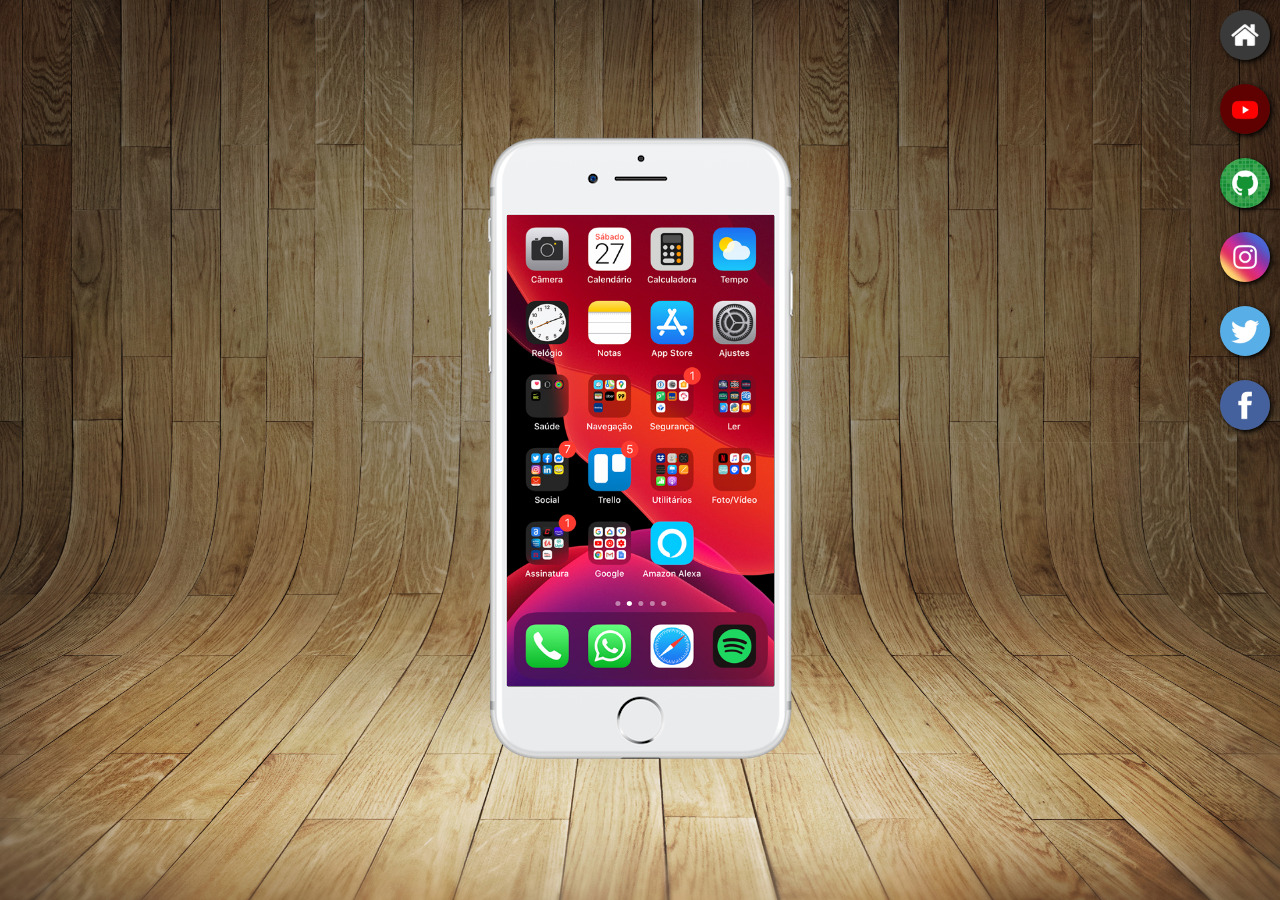
<file: index.html>
<!DOCTYPE html>
<html lang="pt-br">
<head>
    <meta charset="UTF-8">
    <meta name="viewport" content="width=device-width, initial-scale=1.0">
    <link rel="stylesheet" href="favicon.ico" type="image/x-icon">
    <link rel="stylesheet" href="estilos/style.css">
    <title>Projeto Redes Sociais</title>
</head>
<body>
    <main>
        <section class="telefone">
            <iframe src="./home.html" name="tela" class="tela" frameborder="0">
                Seu navegador não é compativel com isso.
            </iframe>
        </section>
        <section class="redes-sociais">
            <a href="home.html" target="tela">
                <img src="imagens/logo-home.jpg" alt="home">
            </a><br>
            <a href="youtube.html" target="tela">
                <img src="imagens/logo-youtube.jpg" alt="youtube">
            </a><br>
            <a href="github.html" target="tela">
                <img src="imagens/logo-github.jpg" alt="github">
            </a><br>
            <a href="instagram.html" target="tela">
                <img src="imagens/logo-instagram.jpg" alt="instagram">
            </a><br>
            <a href="twitter.html" target="tela">
                <img src="imagens/logo-twitter.jpg" alt="twitter">
            </a><br>
            <a href="facebook.html" target="tela">
                <img src="imagens/logo-facebook.jpg" alt="facebook">
            </a><br>
        </section>
    </main>
</body>
</html>
</file>
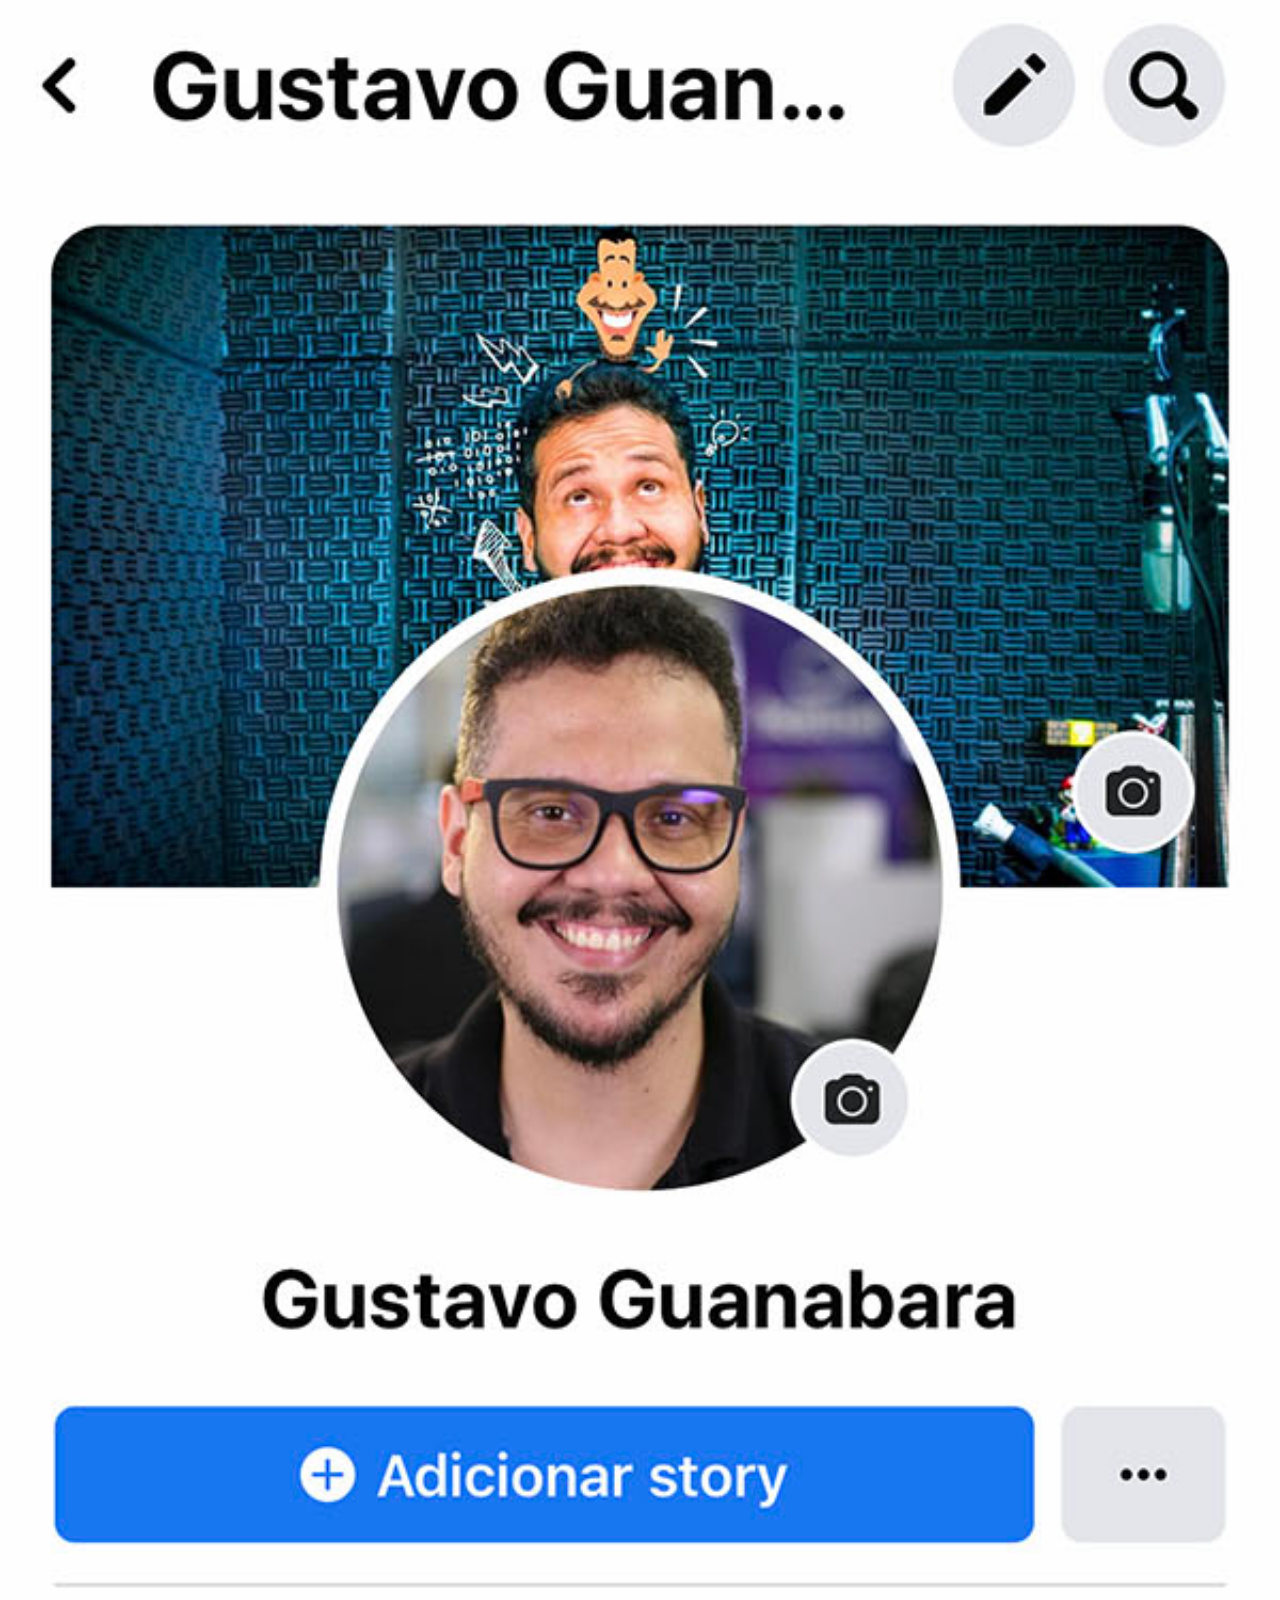
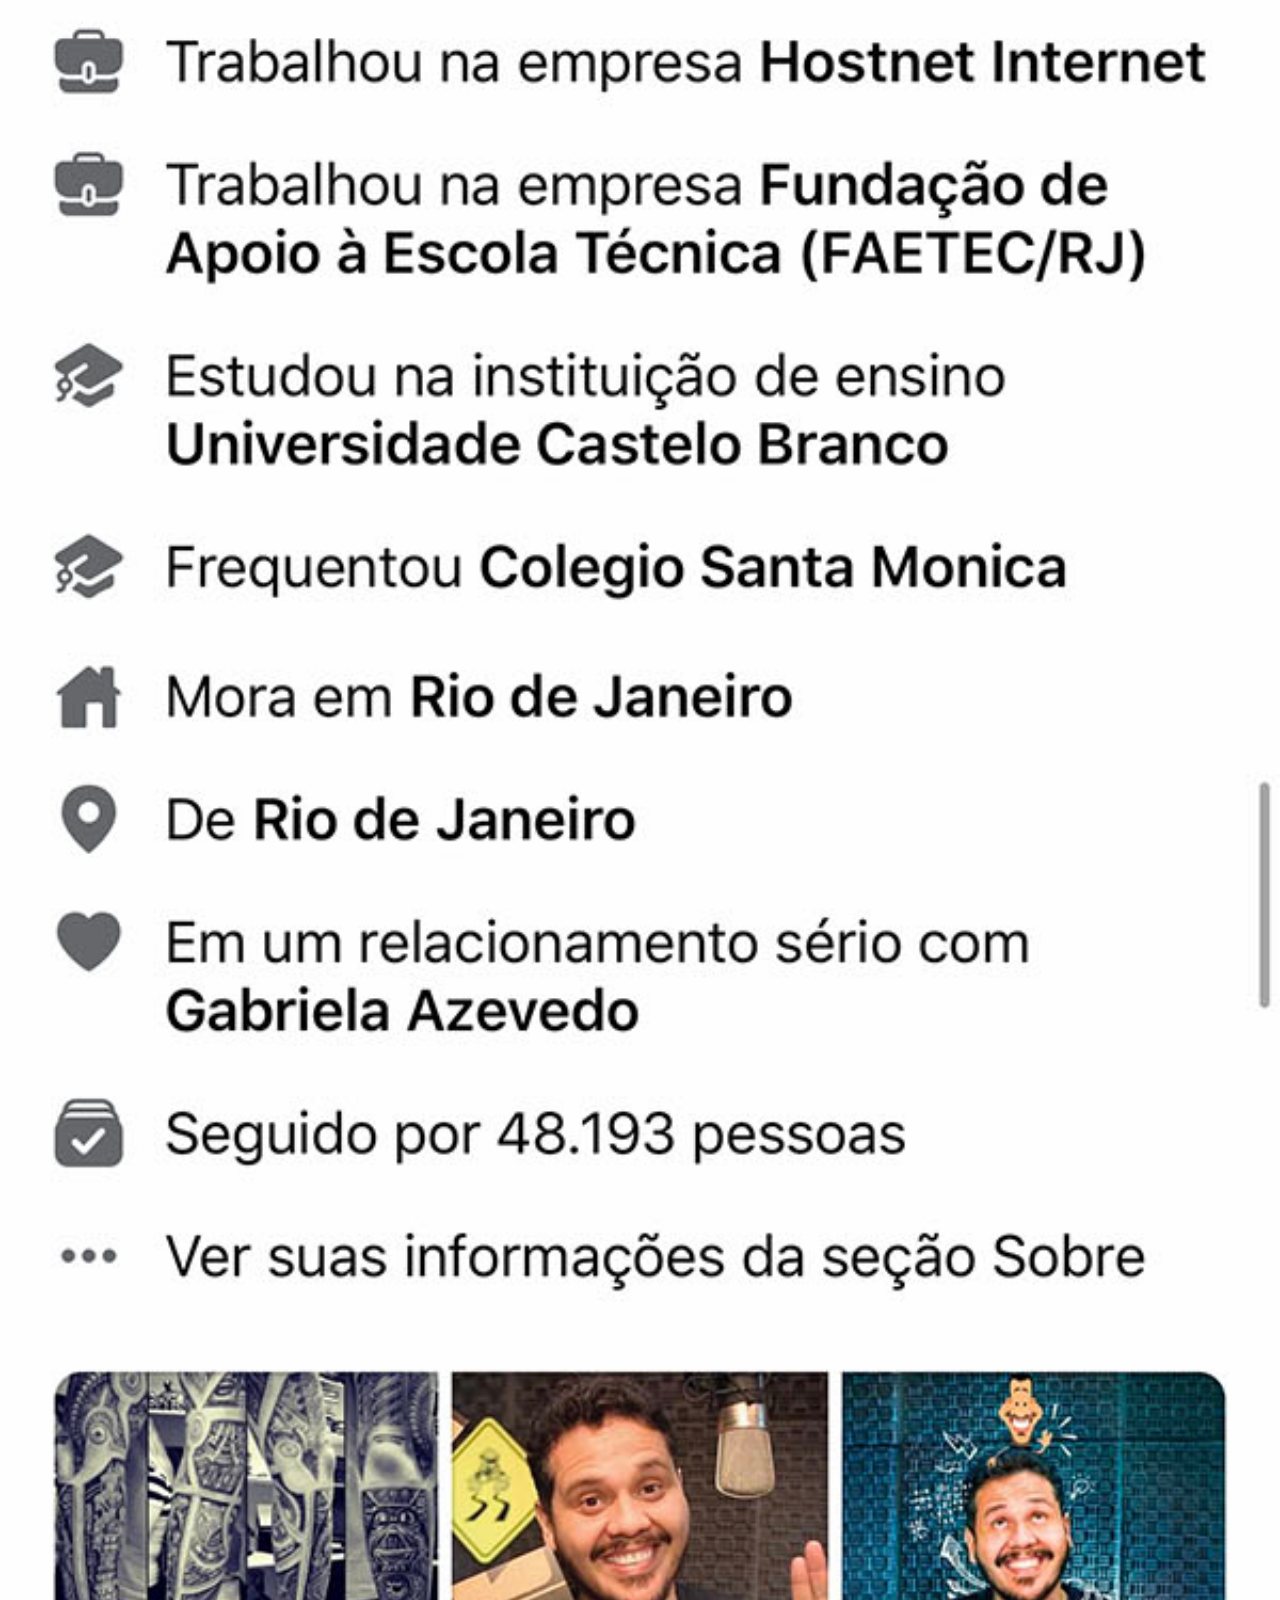
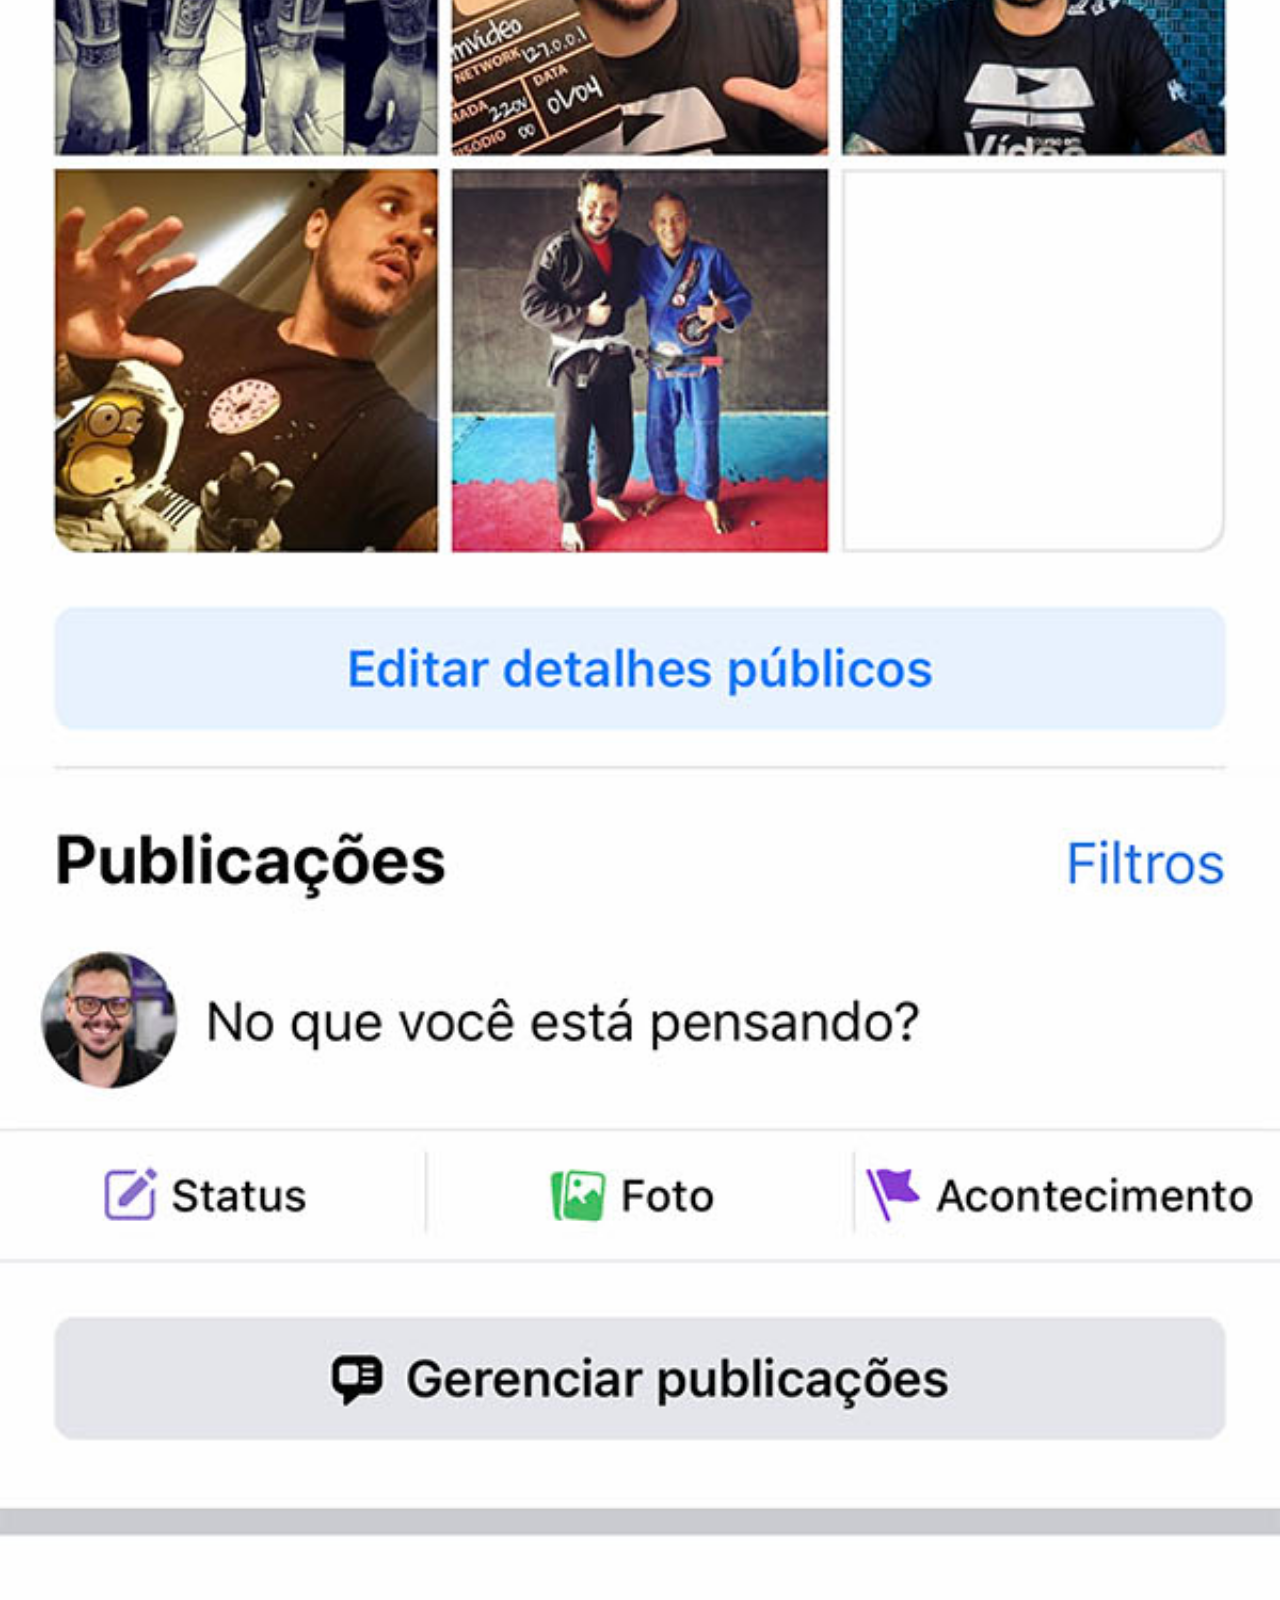
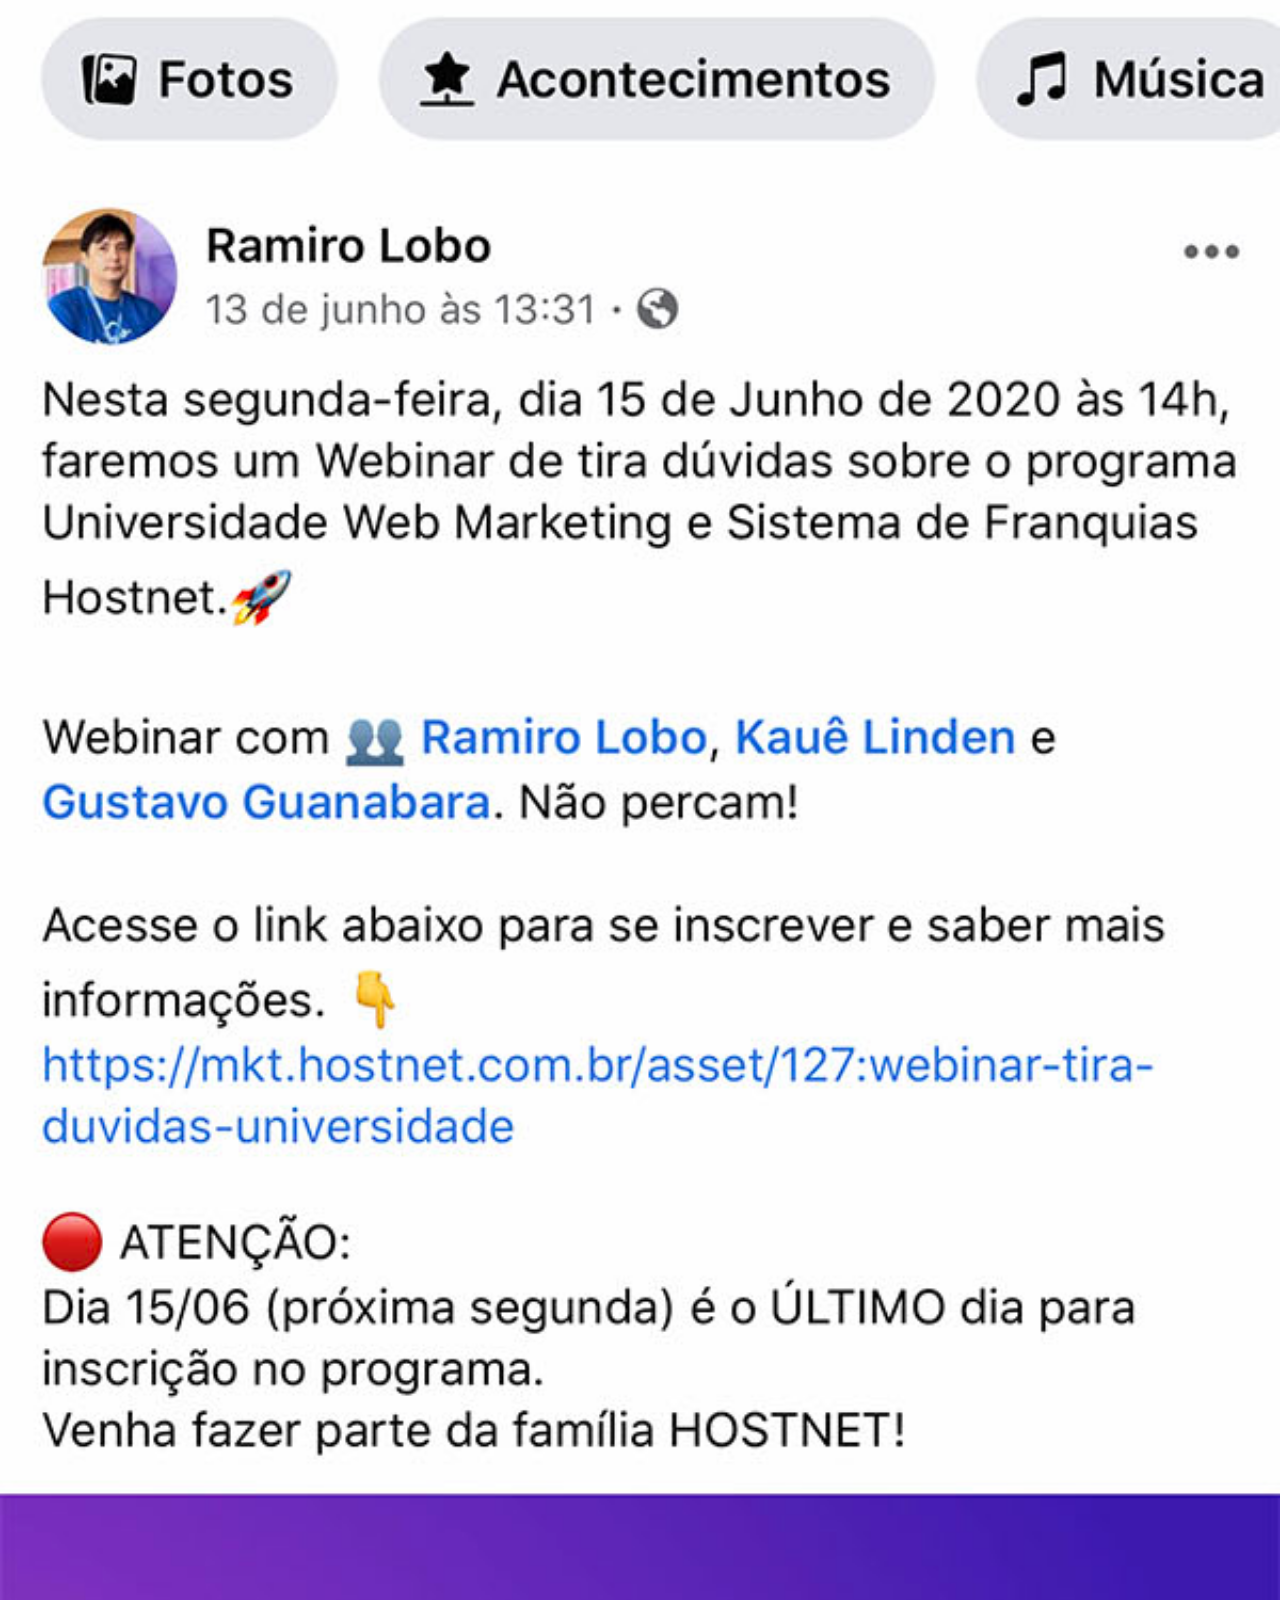
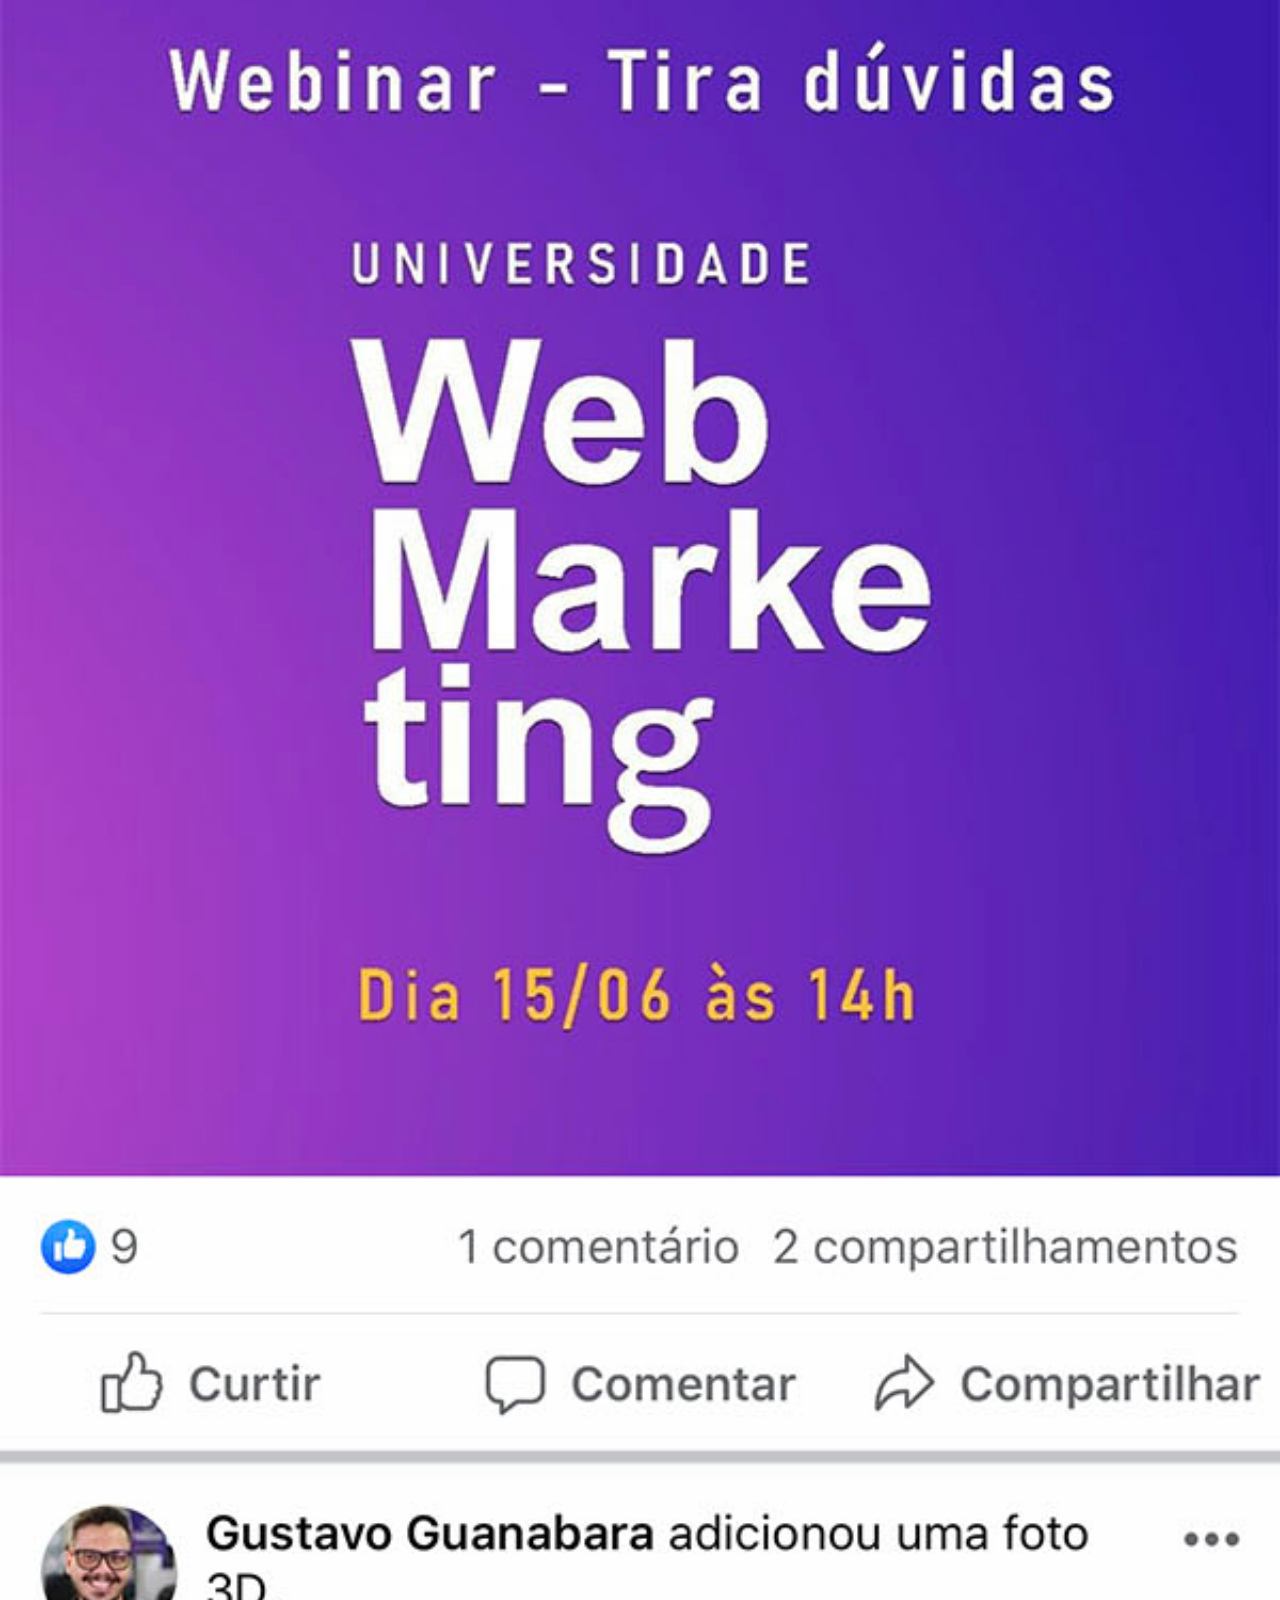
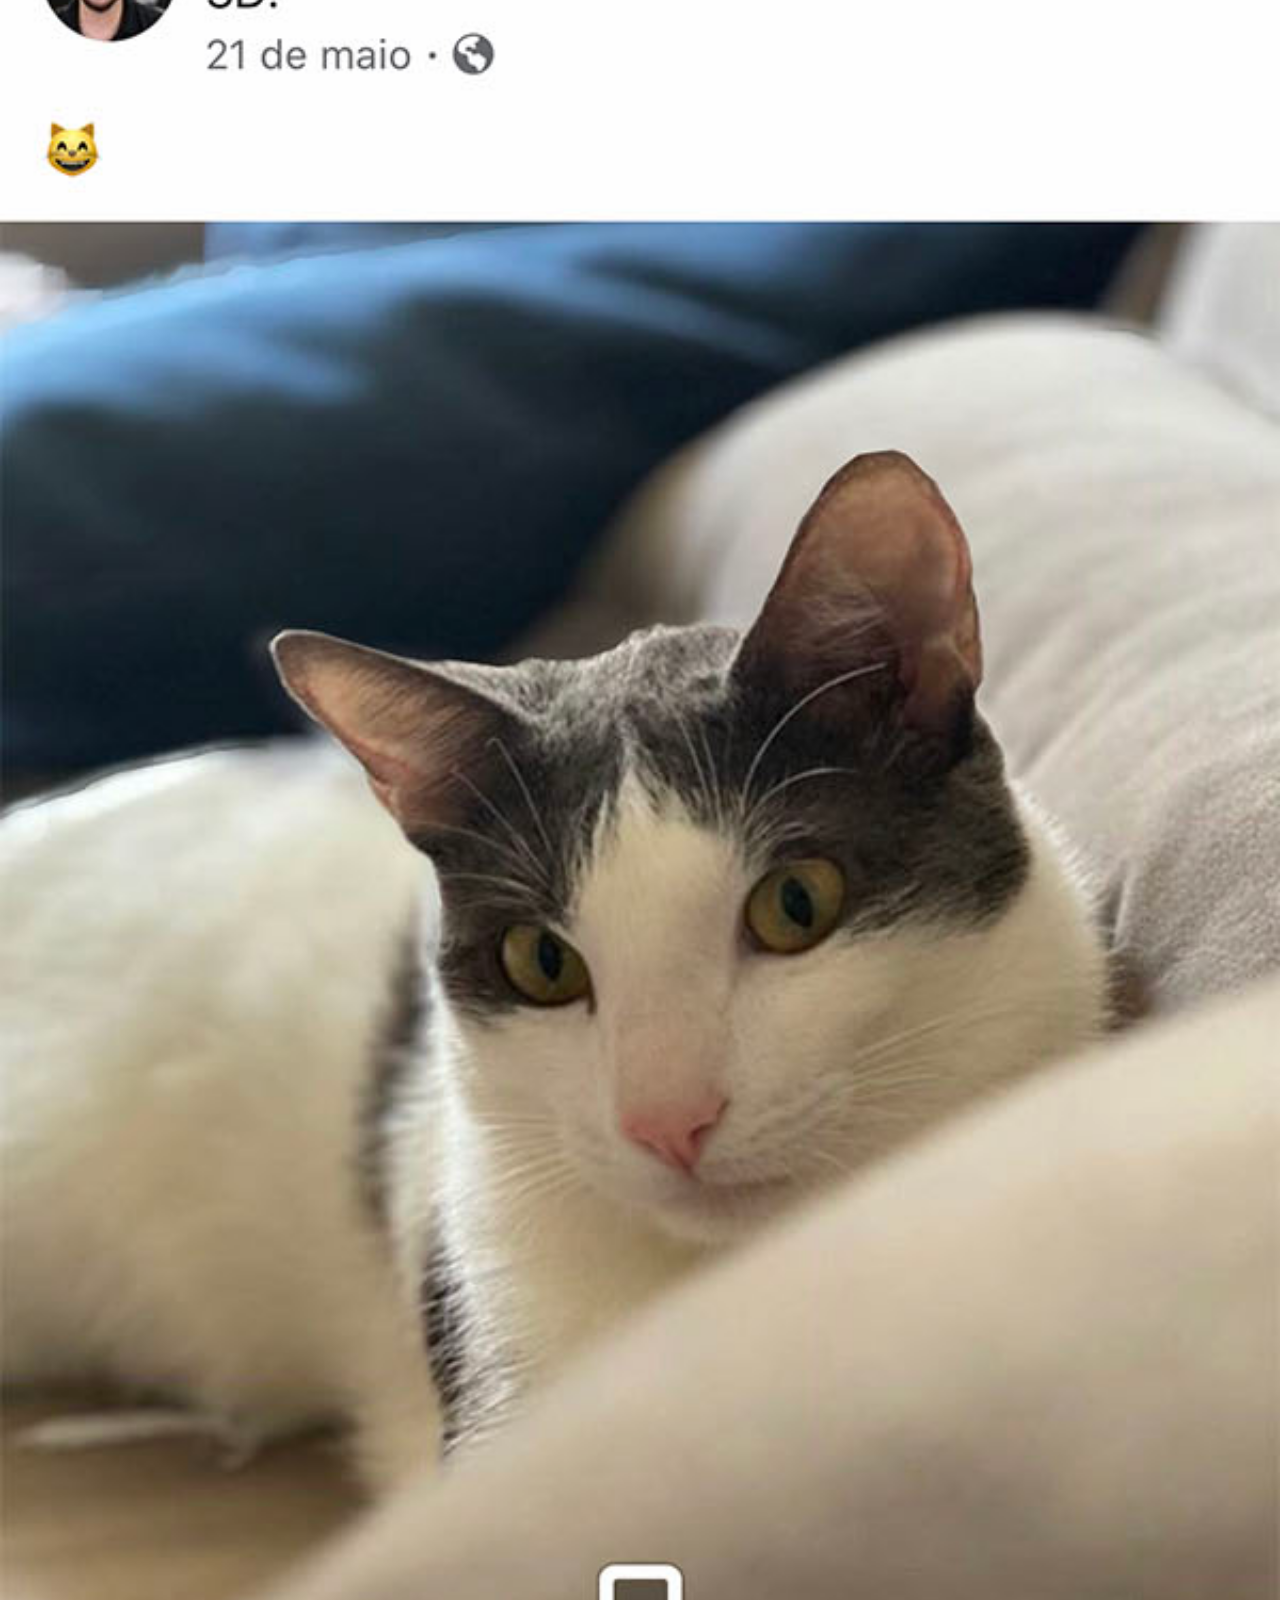
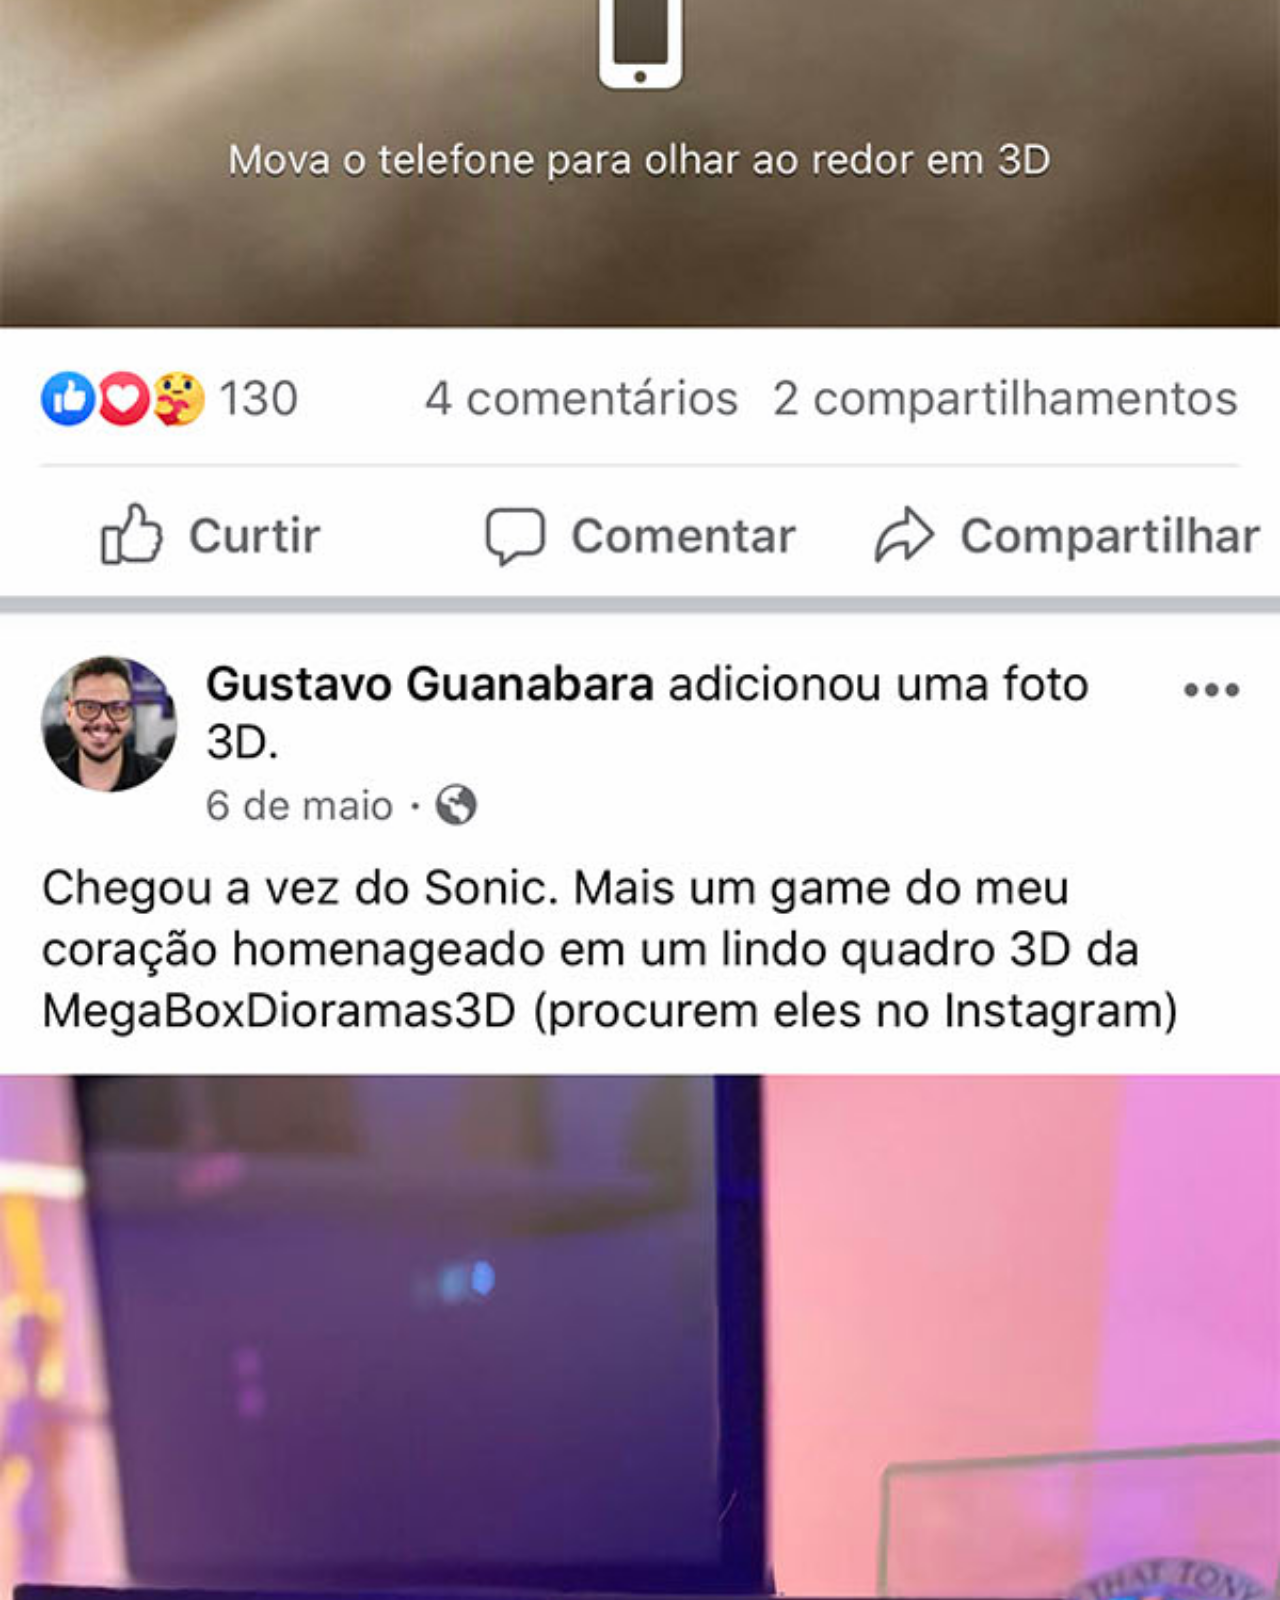
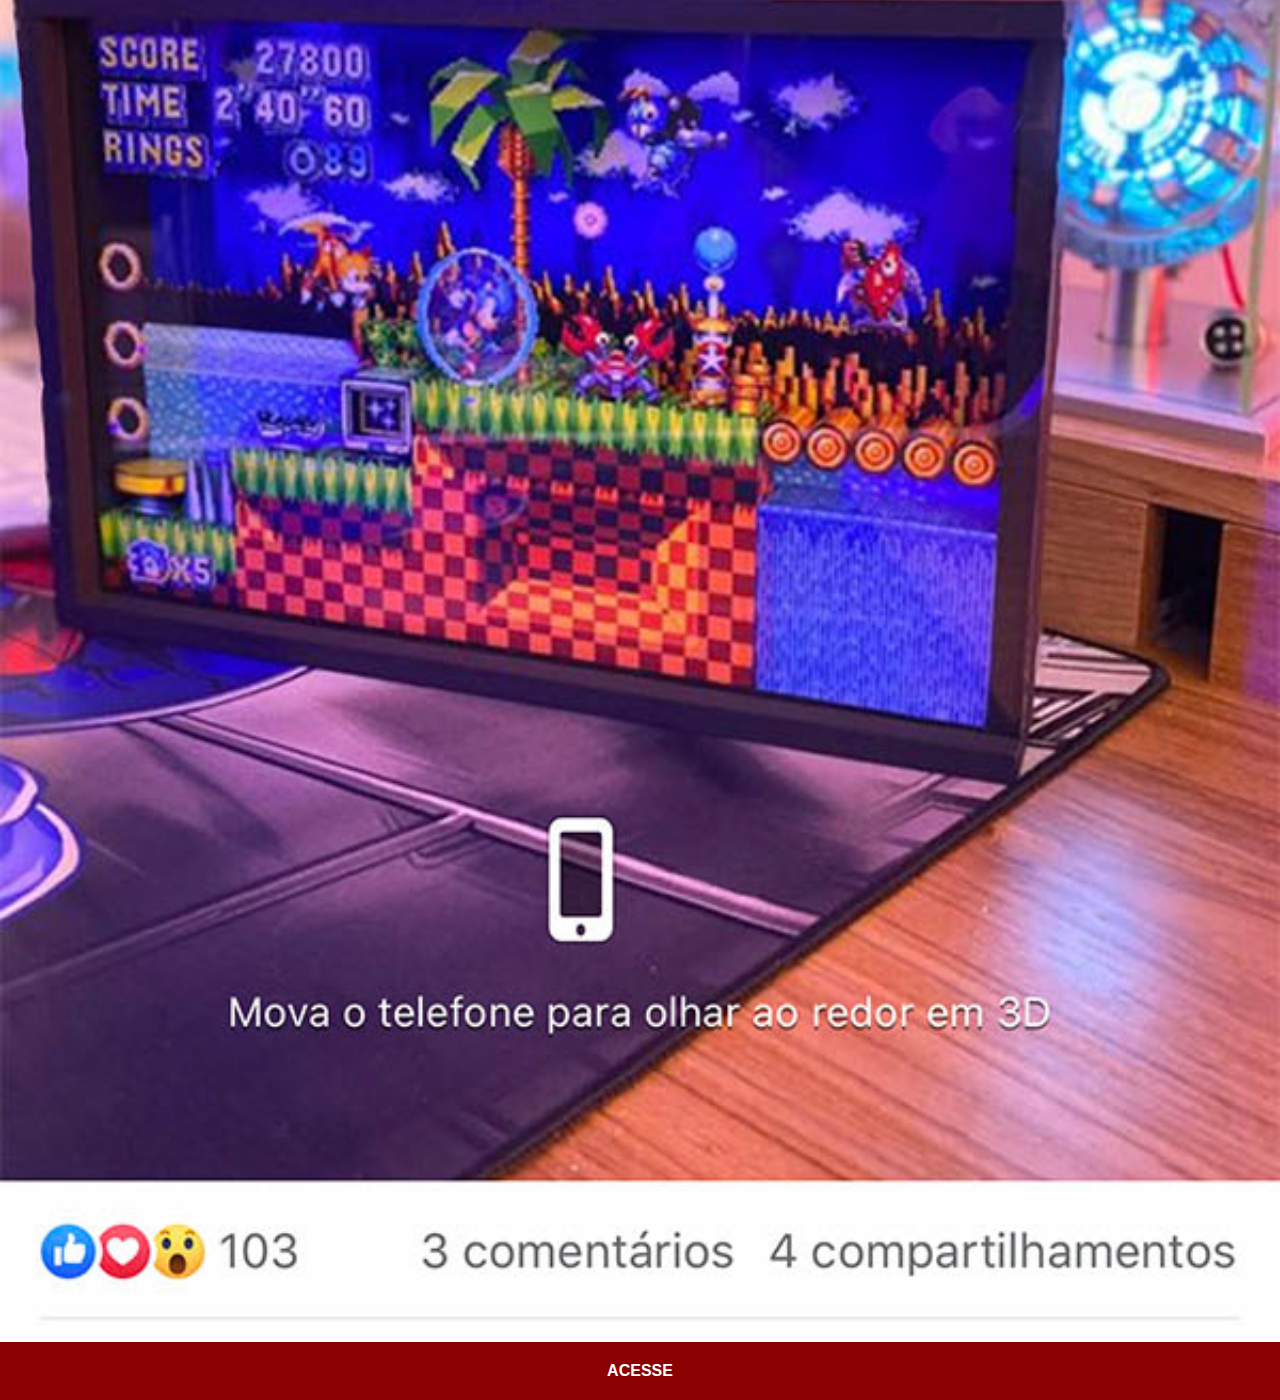
<file: facebook.html>
<!DOCTYPE html>
<html lang="en">
<head>
    <meta charset="UTF-8">
    <meta name="viewport" content="width=device-width, initial-scale=1.0">
    <title>Facebook</title>
    <link rel="stylesheet" href="estilos/social.css">
</head>
<body>
    <img src="imagens/tela-facebook.jpg" alt="Facebook">
    <a href="https://web.facebook.com/gustavoguanabara/">ACESSE</a>
</body>
</html>
</file>
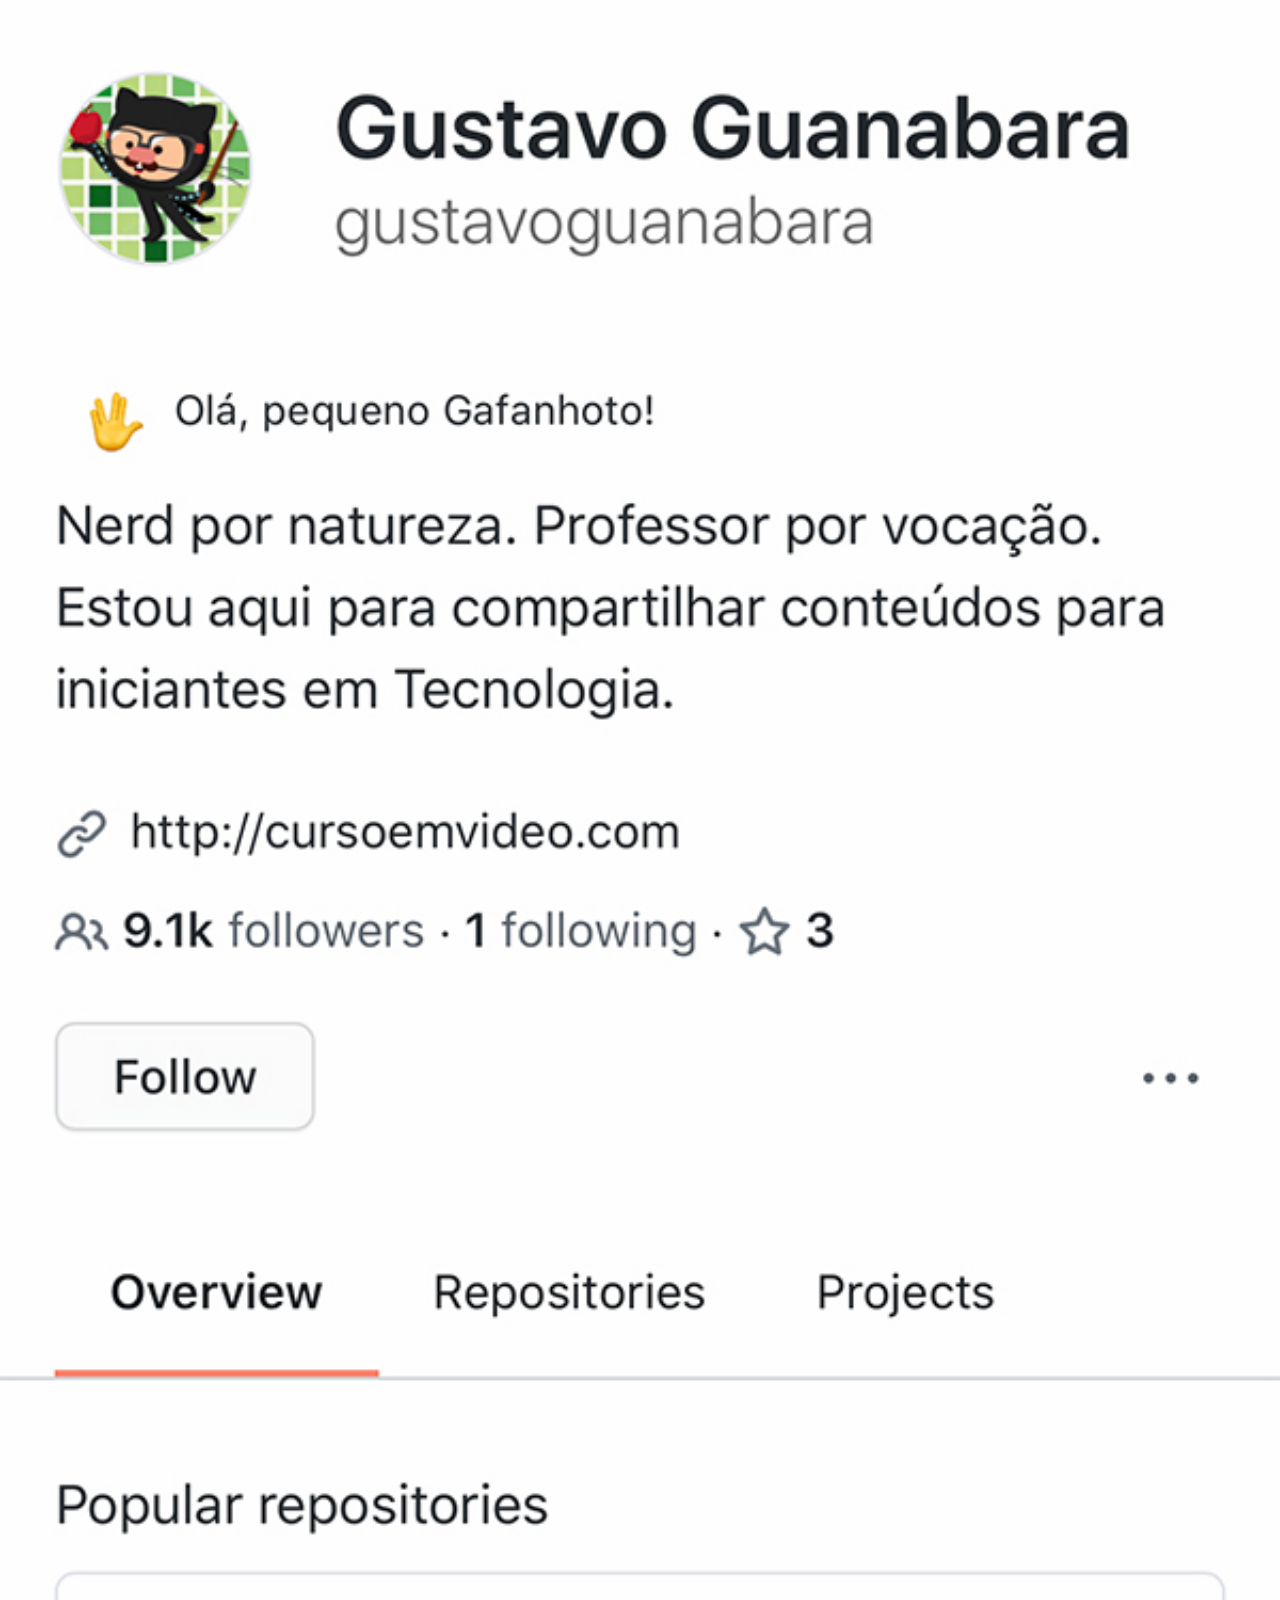
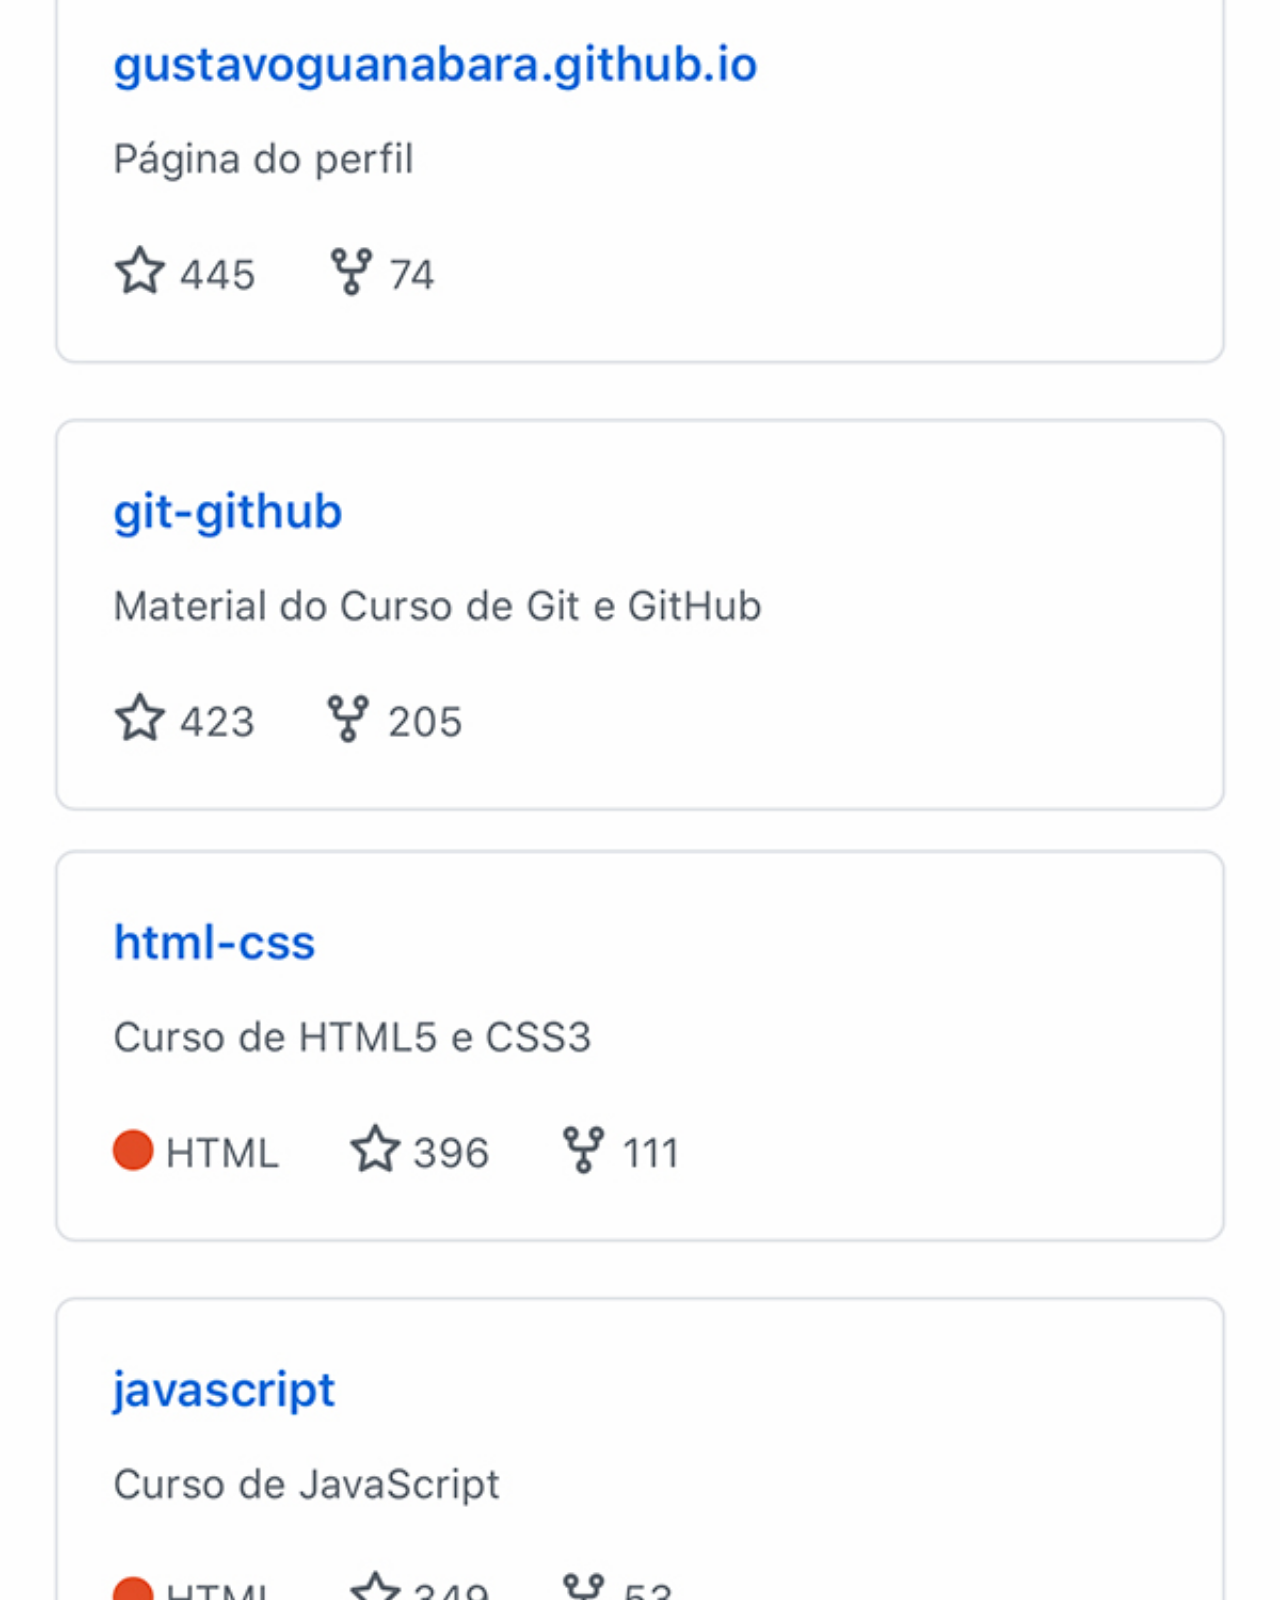
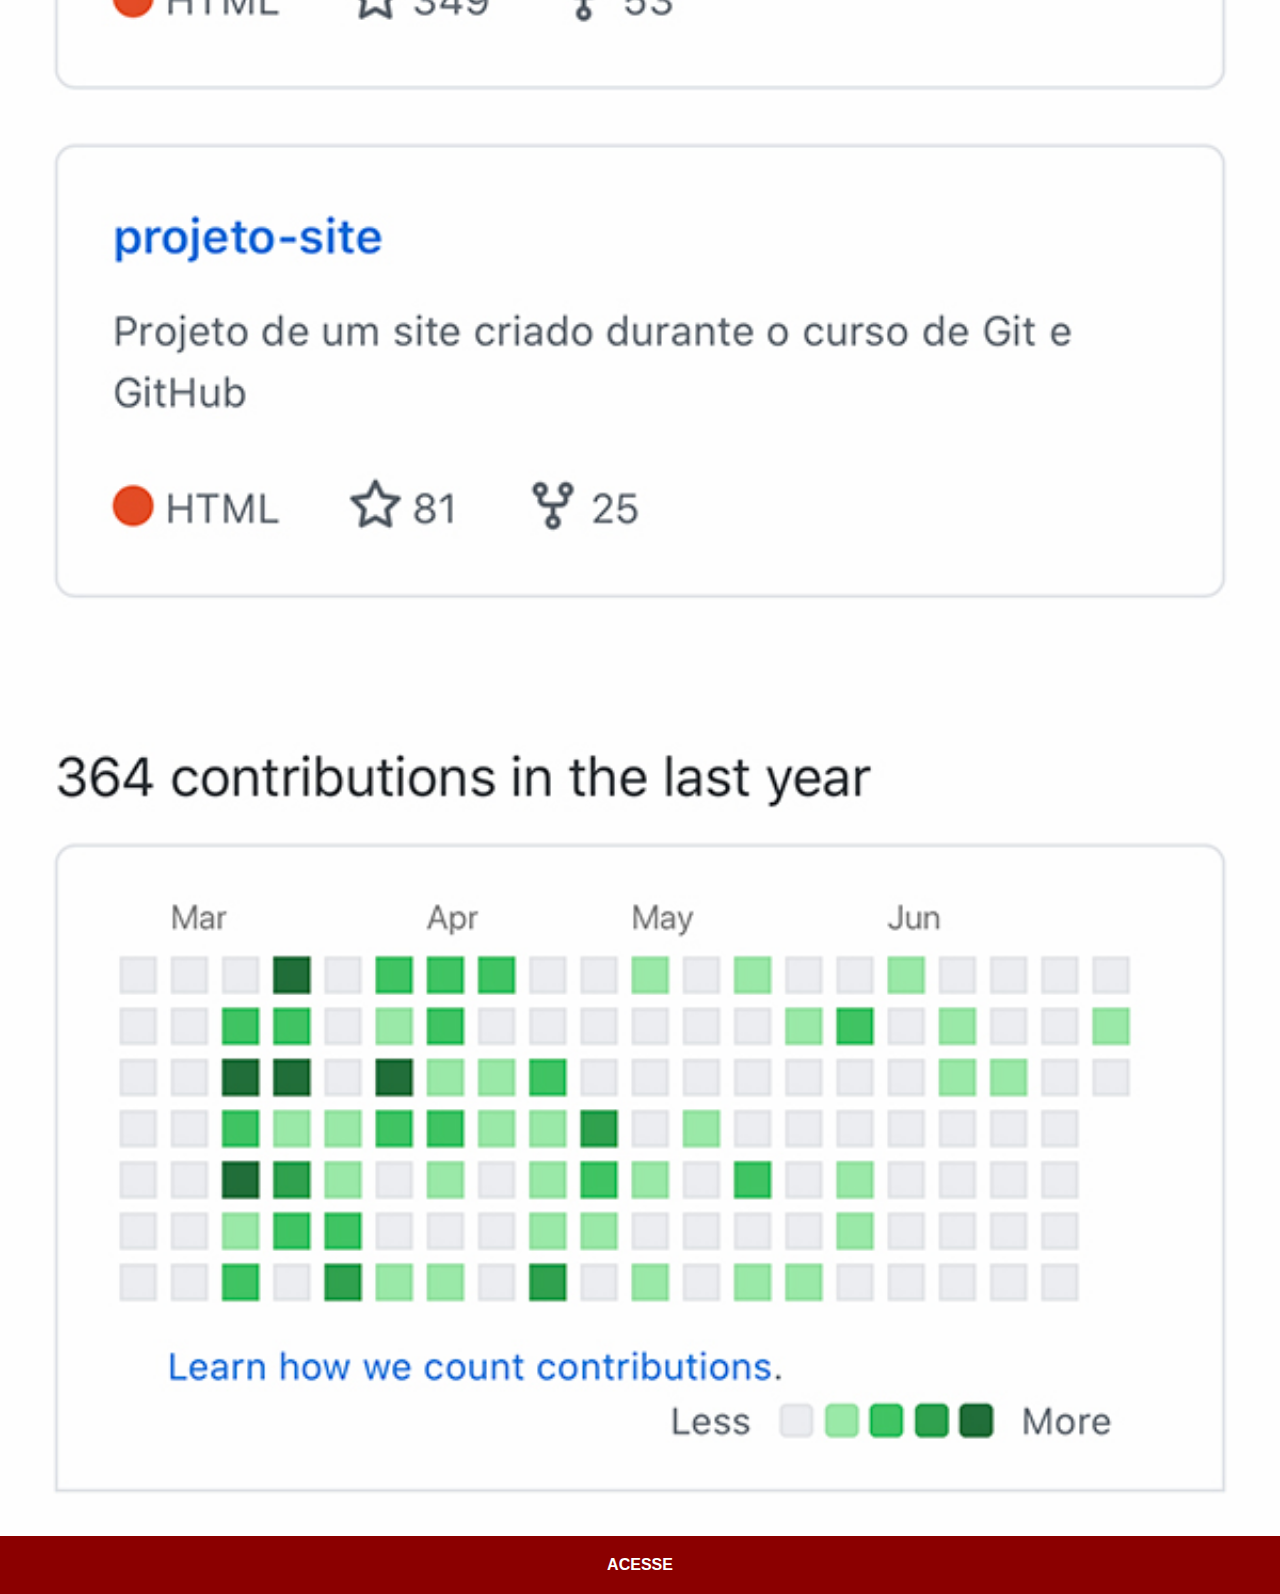
<file: github.html>
<!DOCTYPE html>
<html lang="pt-br">
<head>
    <meta charset="UTF-8">
    <meta name="viewport" content="width=device-width, initial-scale=1.0">
    <title>GitHub</title>
    <link rel="stylesheet" href="estilos/social.css">
</head>
<body>
    <img src="imagens/tela-github.jpg" alt="GitHub">
    <a href="https://github.com/gustavoguanabara/" target="_blank">ACESSE</a>
</body>
</html>
</file>
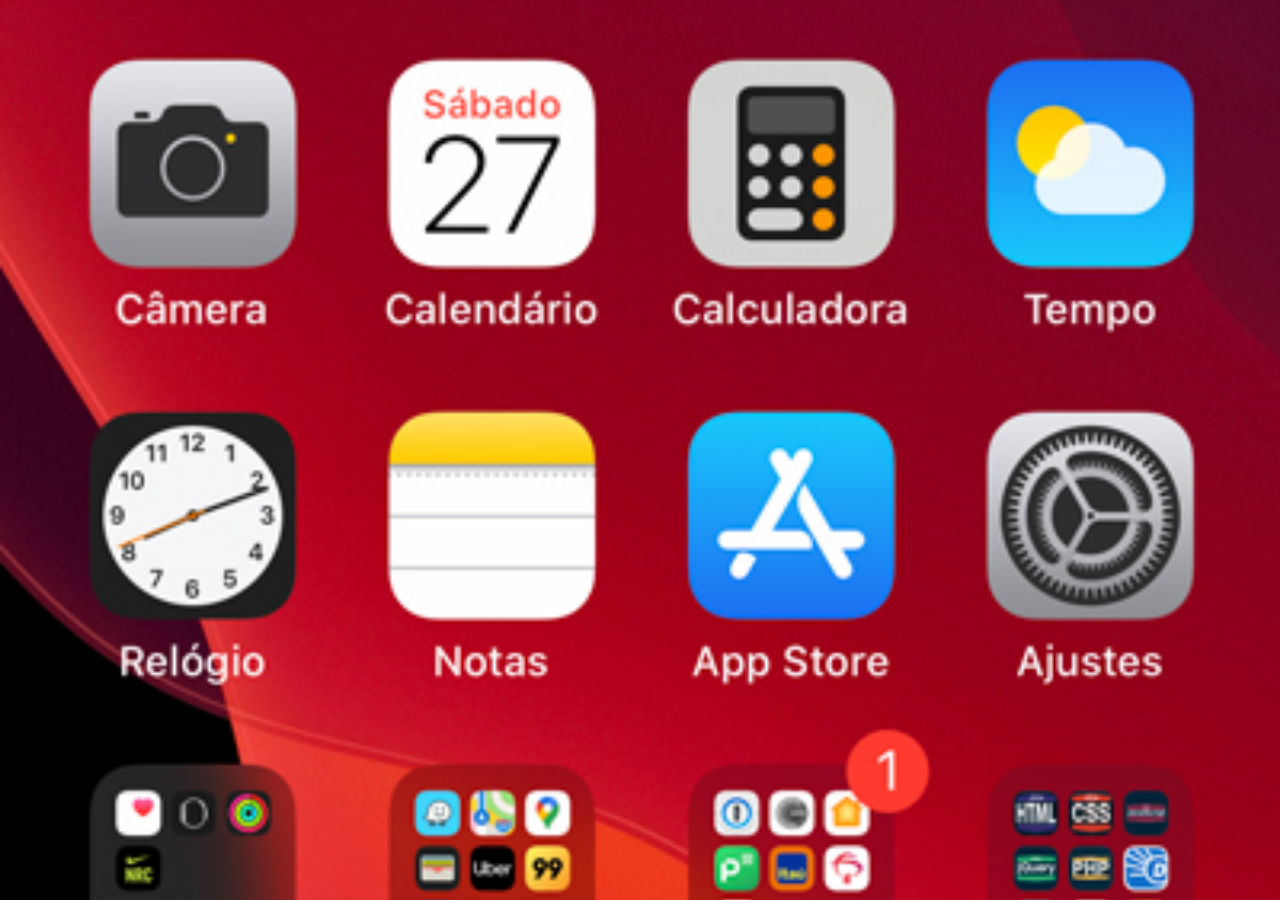
<file: home.html>
<!DOCTYPE html>
<html lang="pt-br">
<head>
    <meta charset="UTF-8">
    <meta name="viewport" content="width=device-width, initial-scale=1.0">
    <title>Home</title>
</head>
<style>
    * {
        margin: 0px;
        padding: 0px;
    }

    body {
        width: 100vw;
        height: 100vh;
        background: black url('imagens/tela-home.jpg') no-repeat top center;
        background-size: cover;
    }
</style>
<body>
    
</body>
</html>
</file>
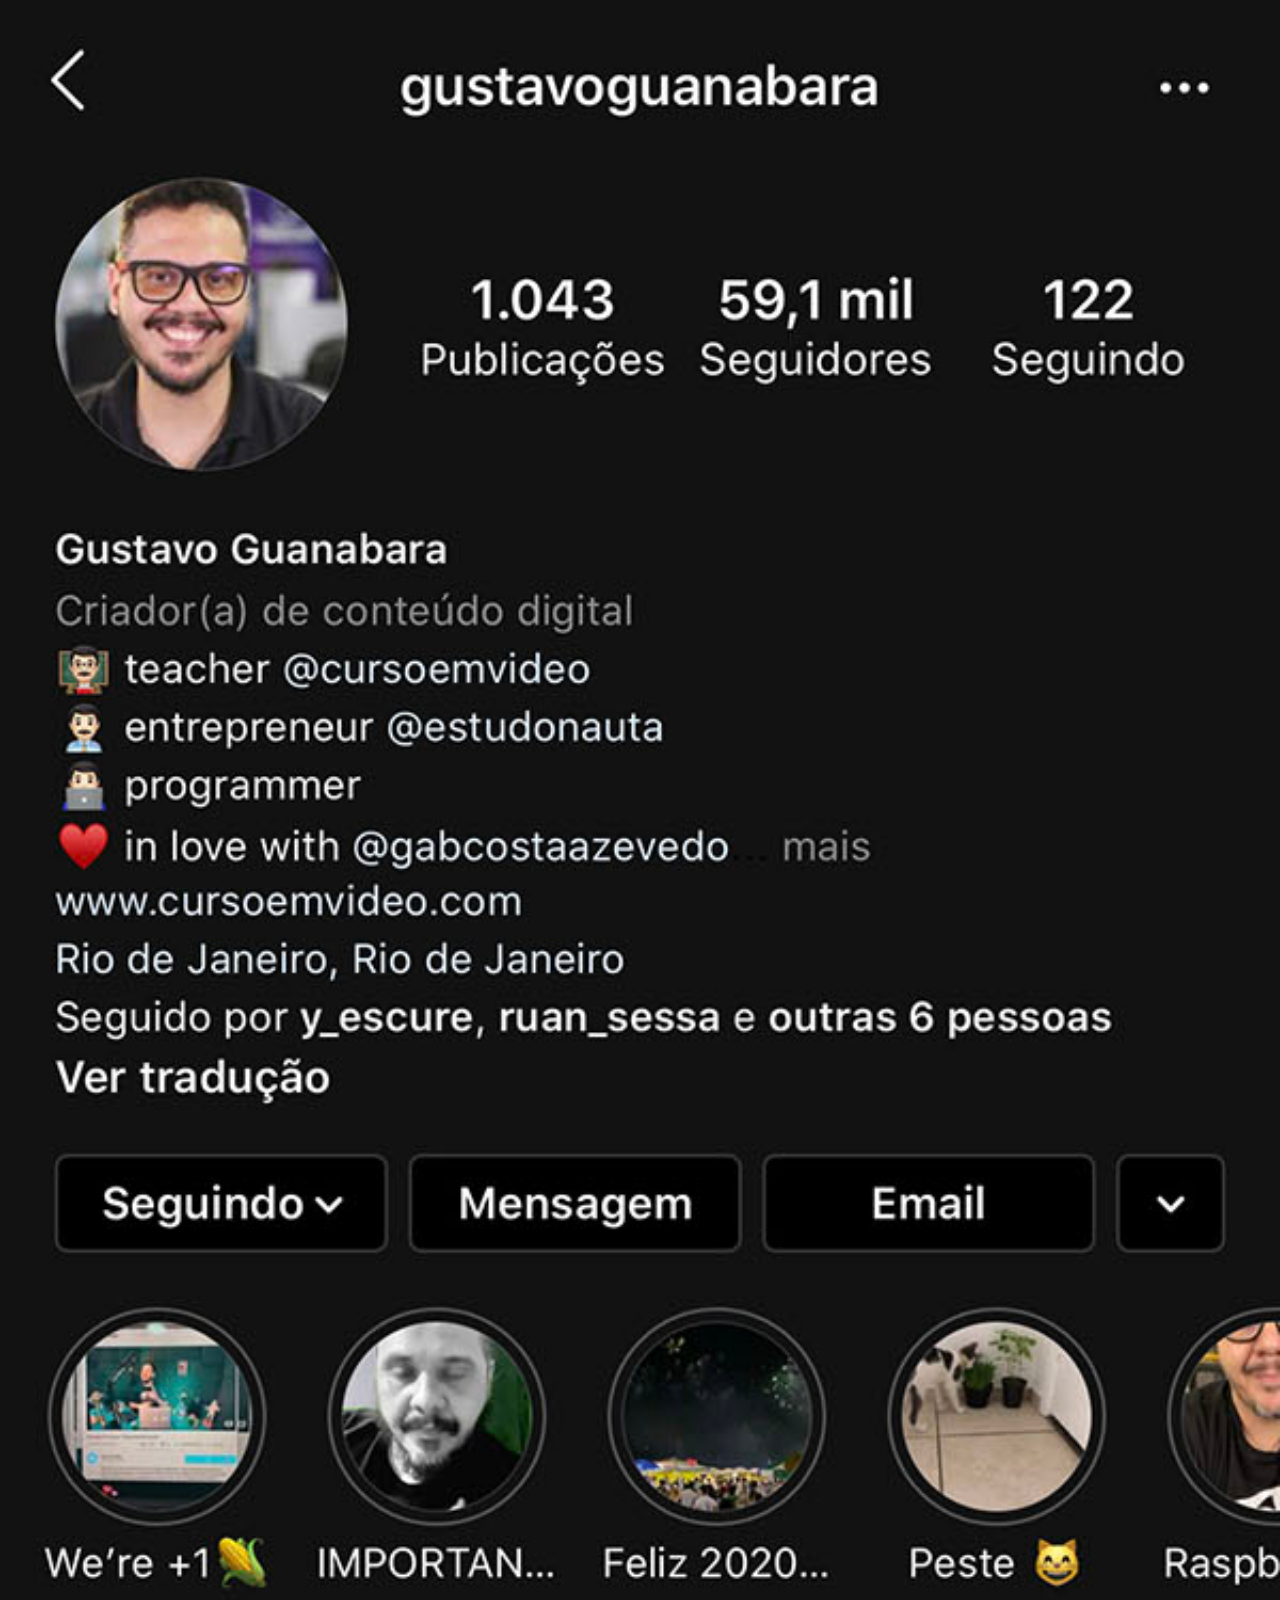
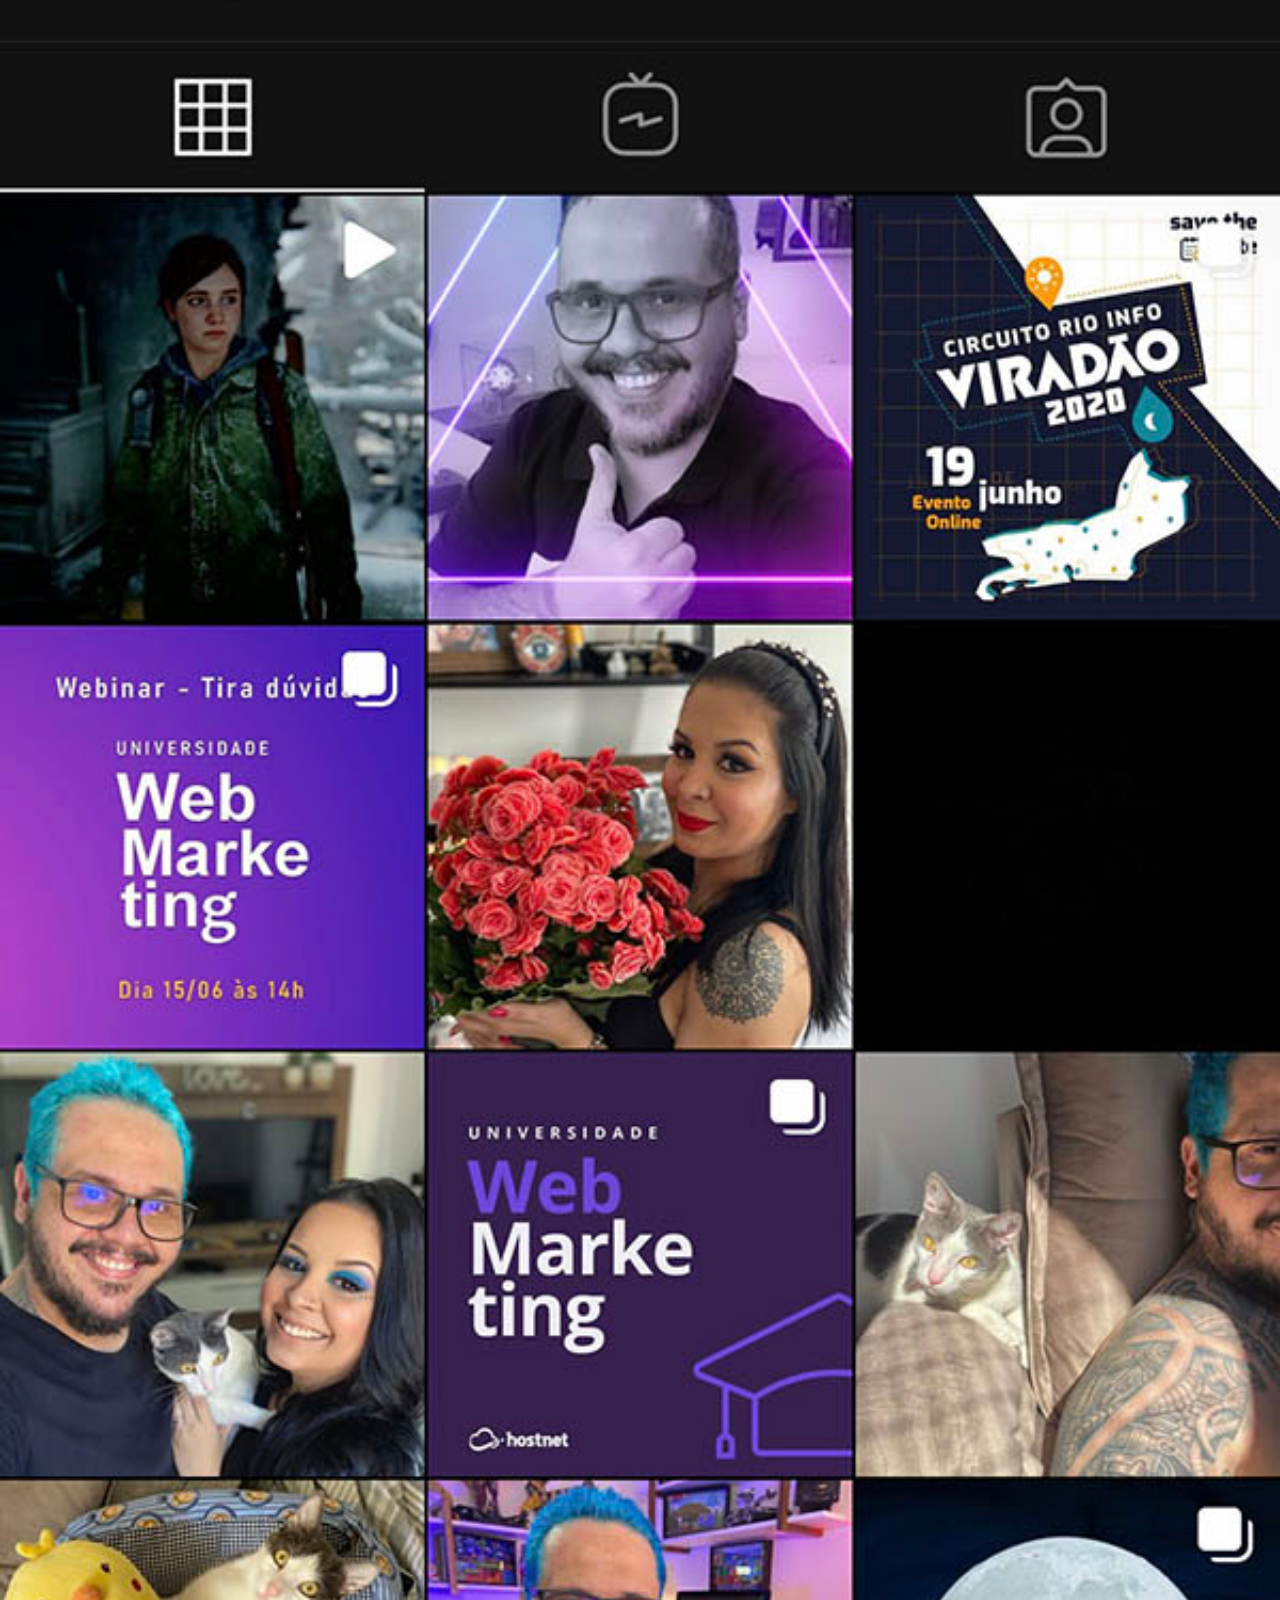
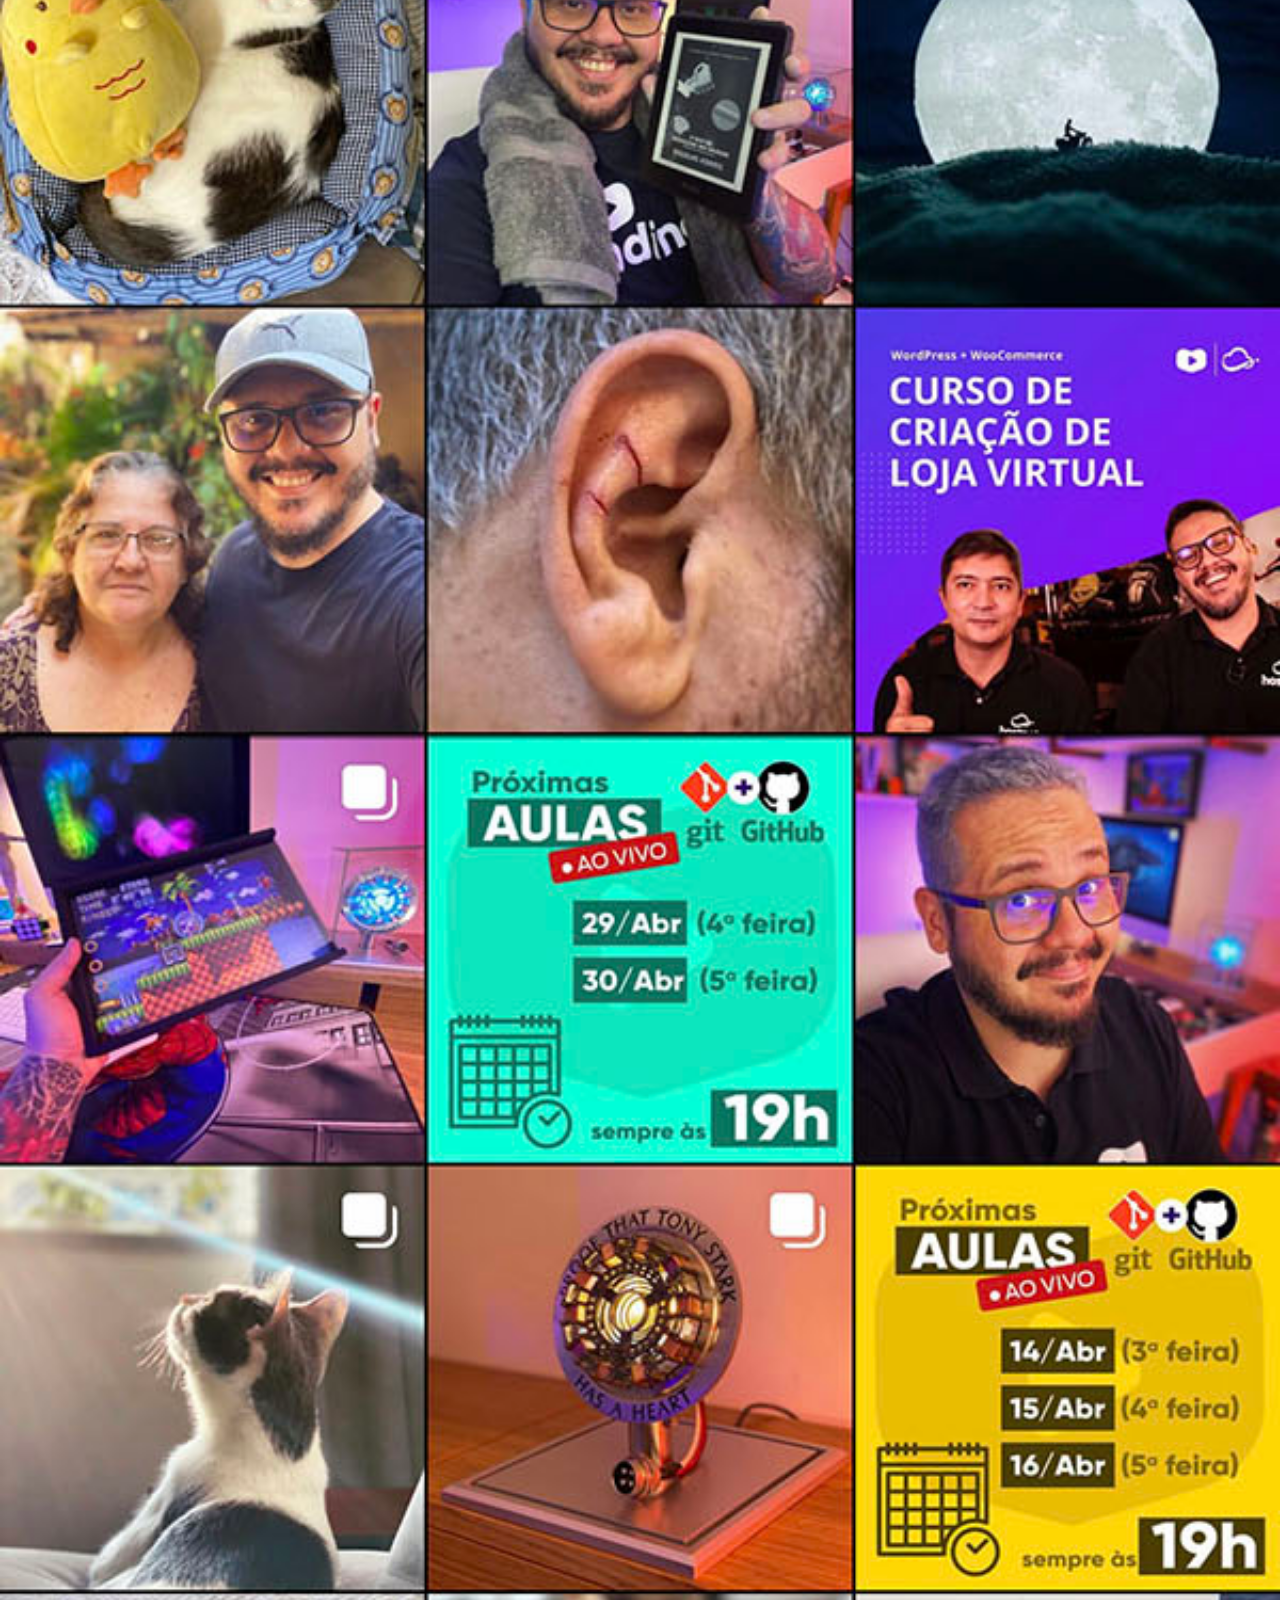
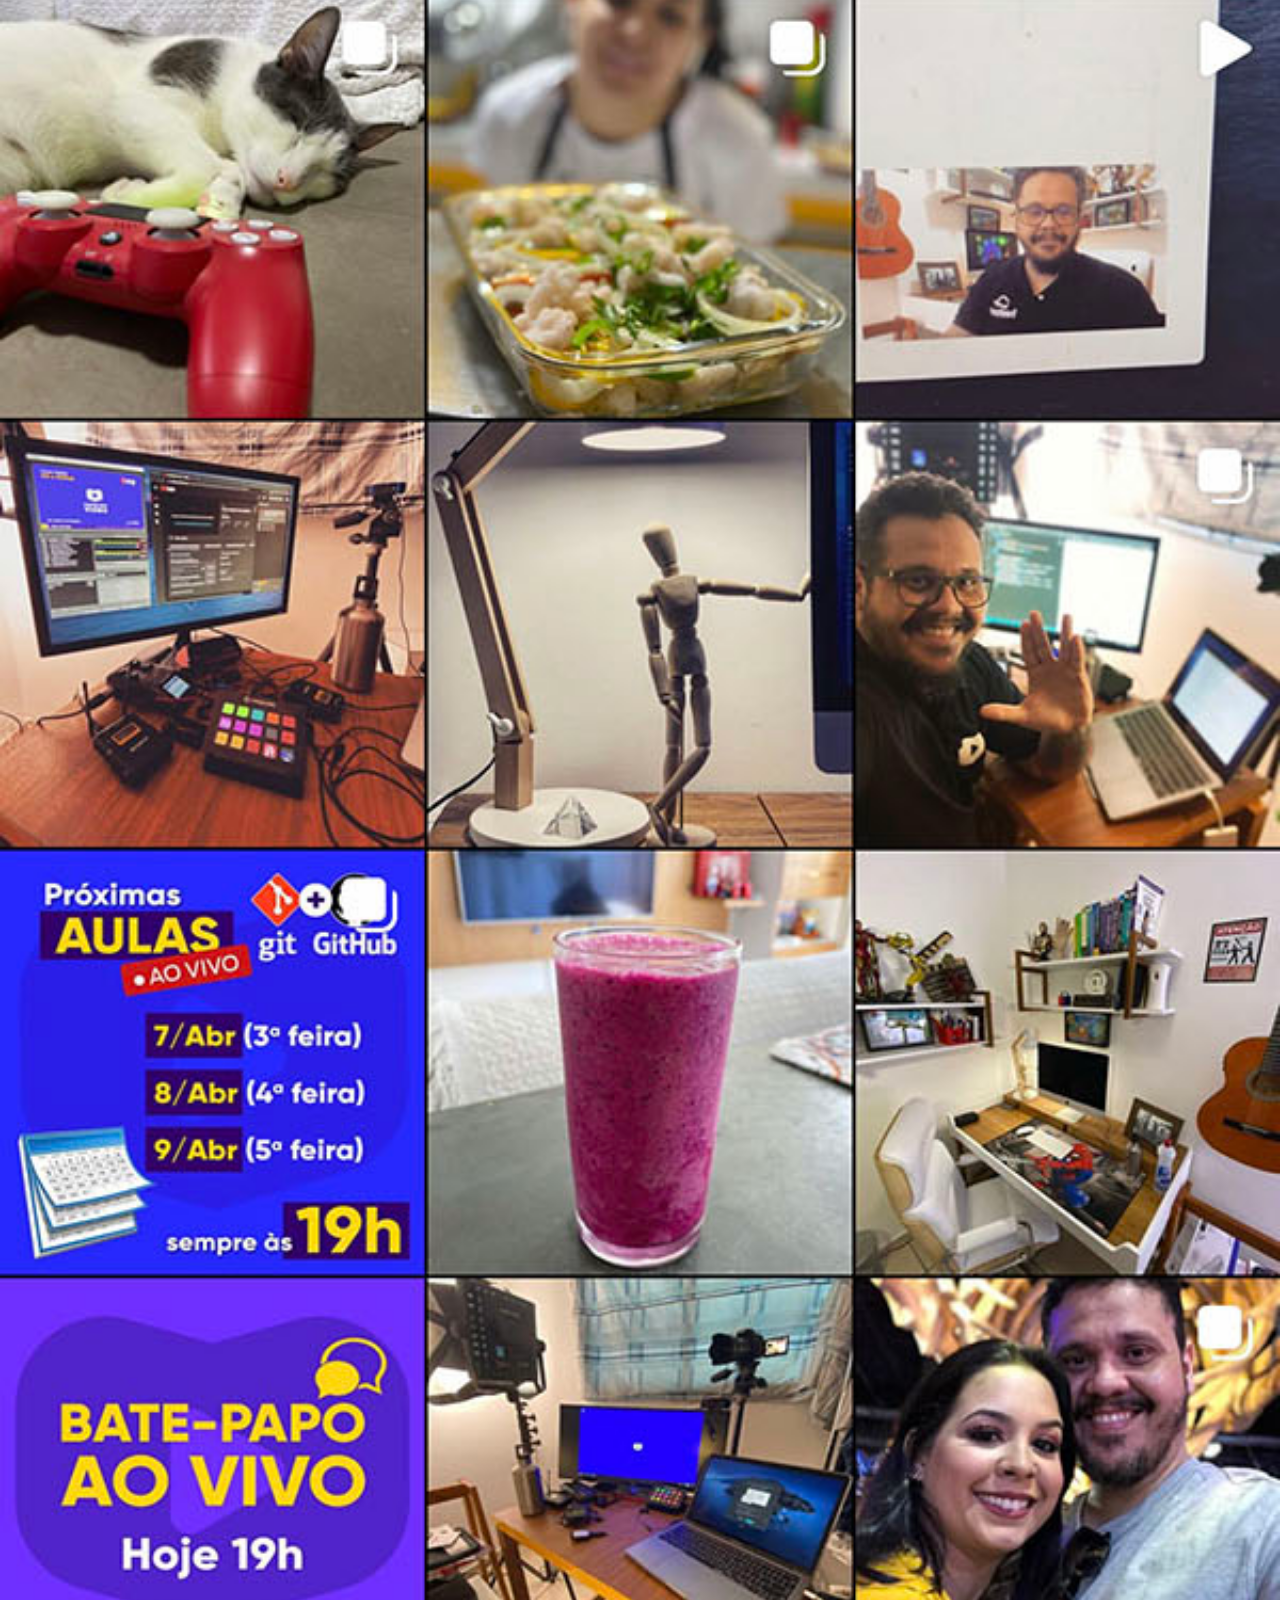
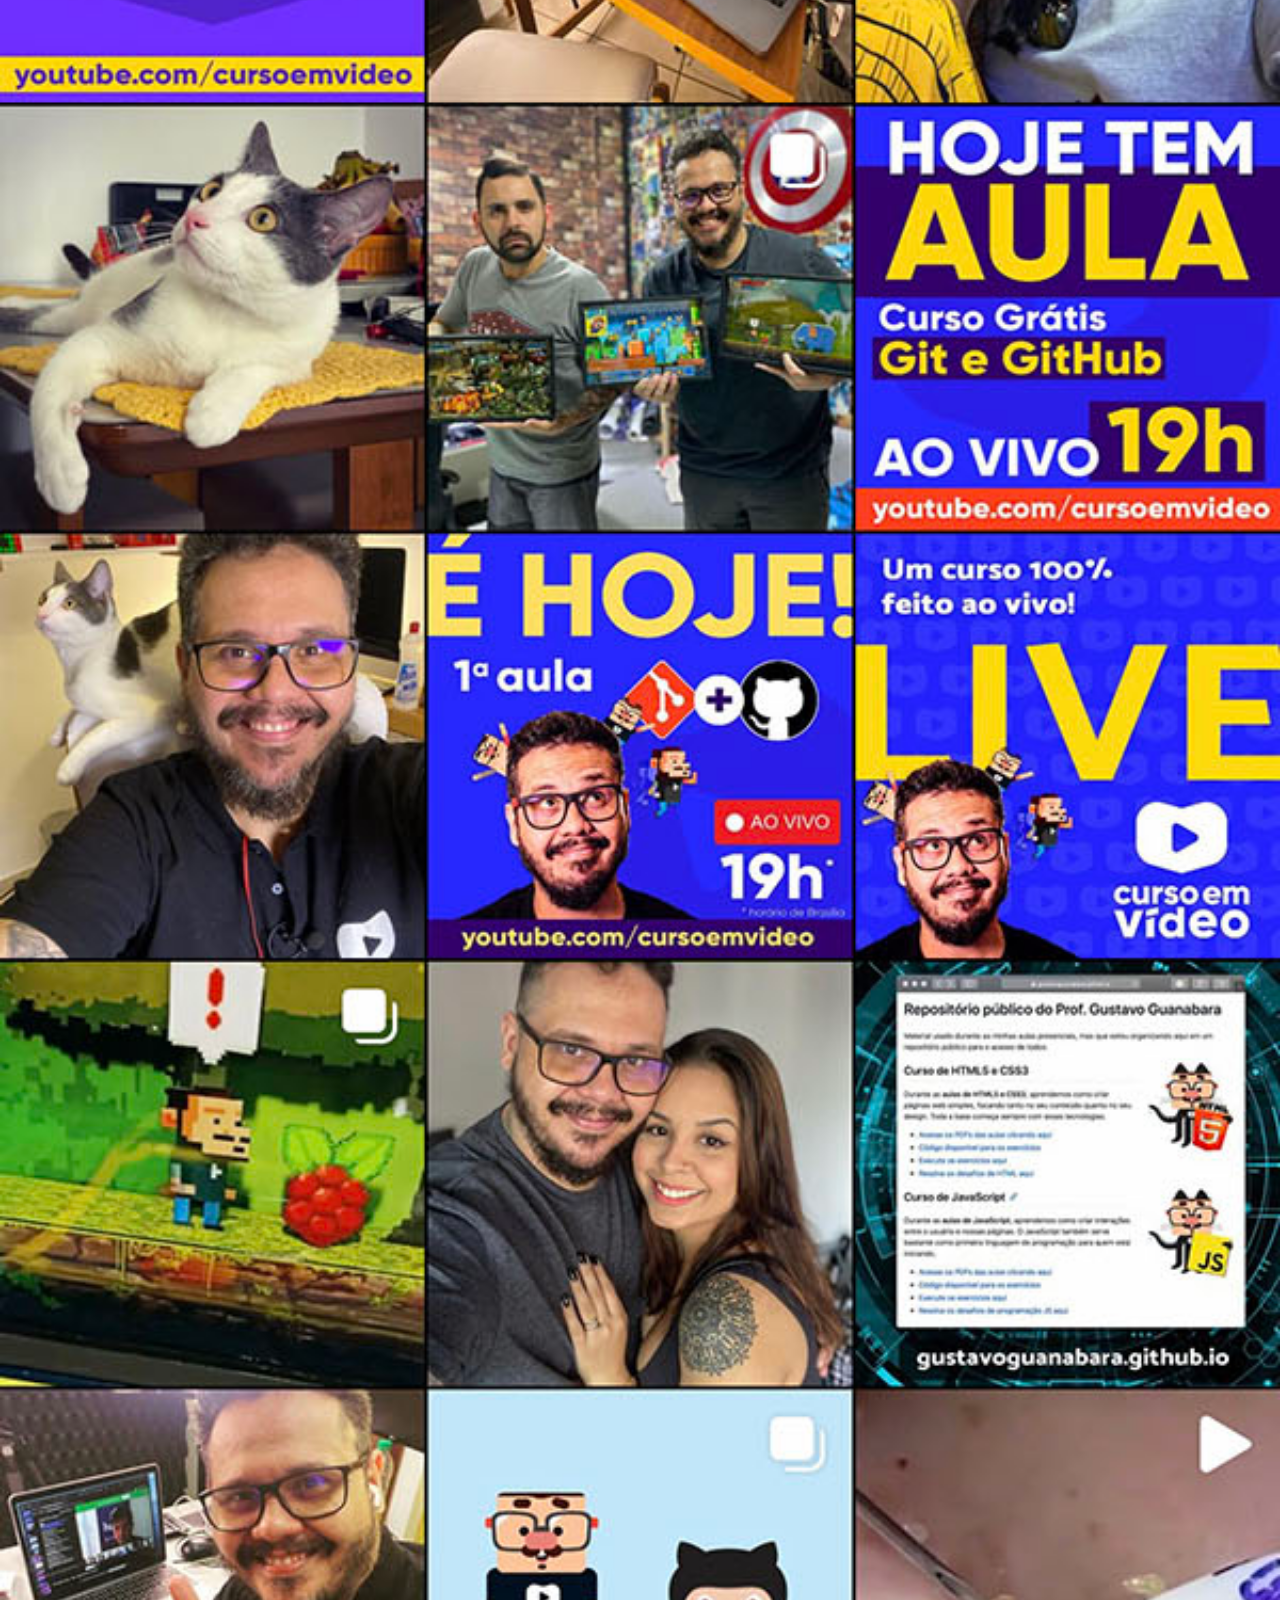
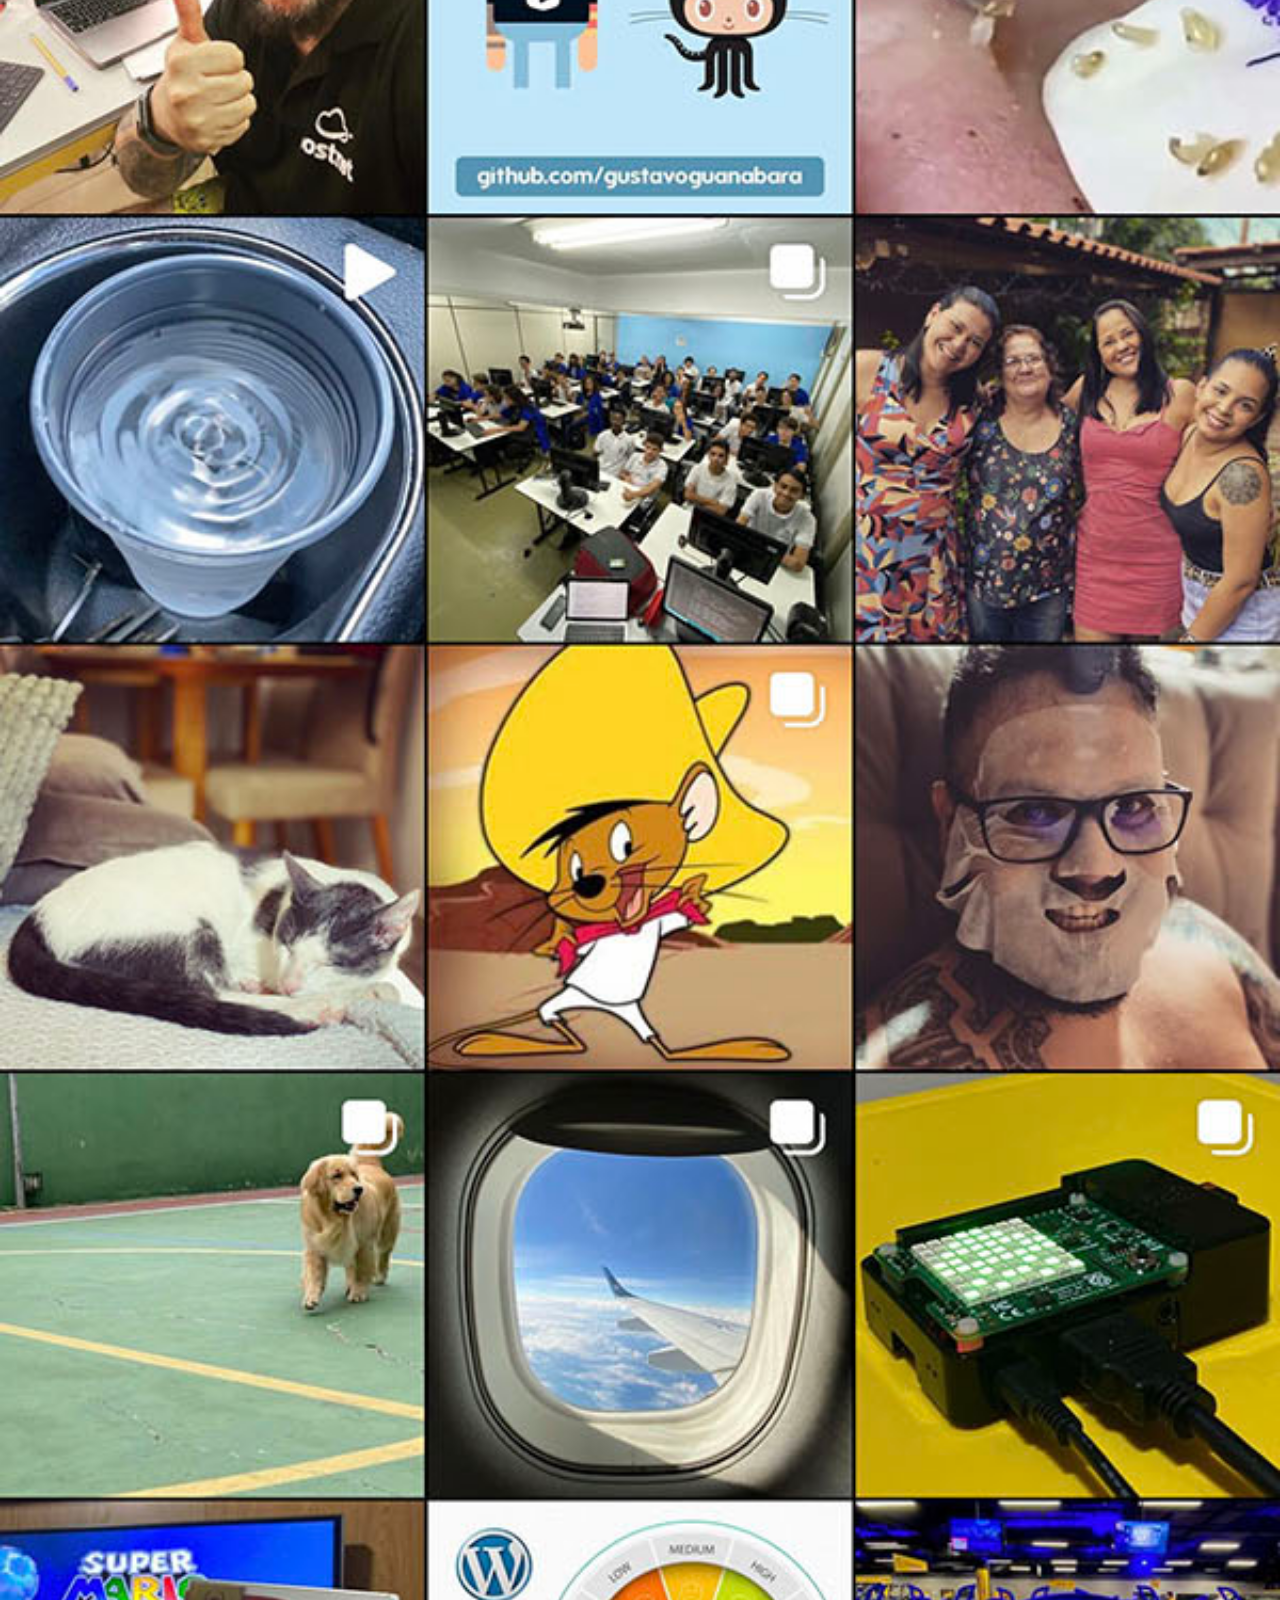
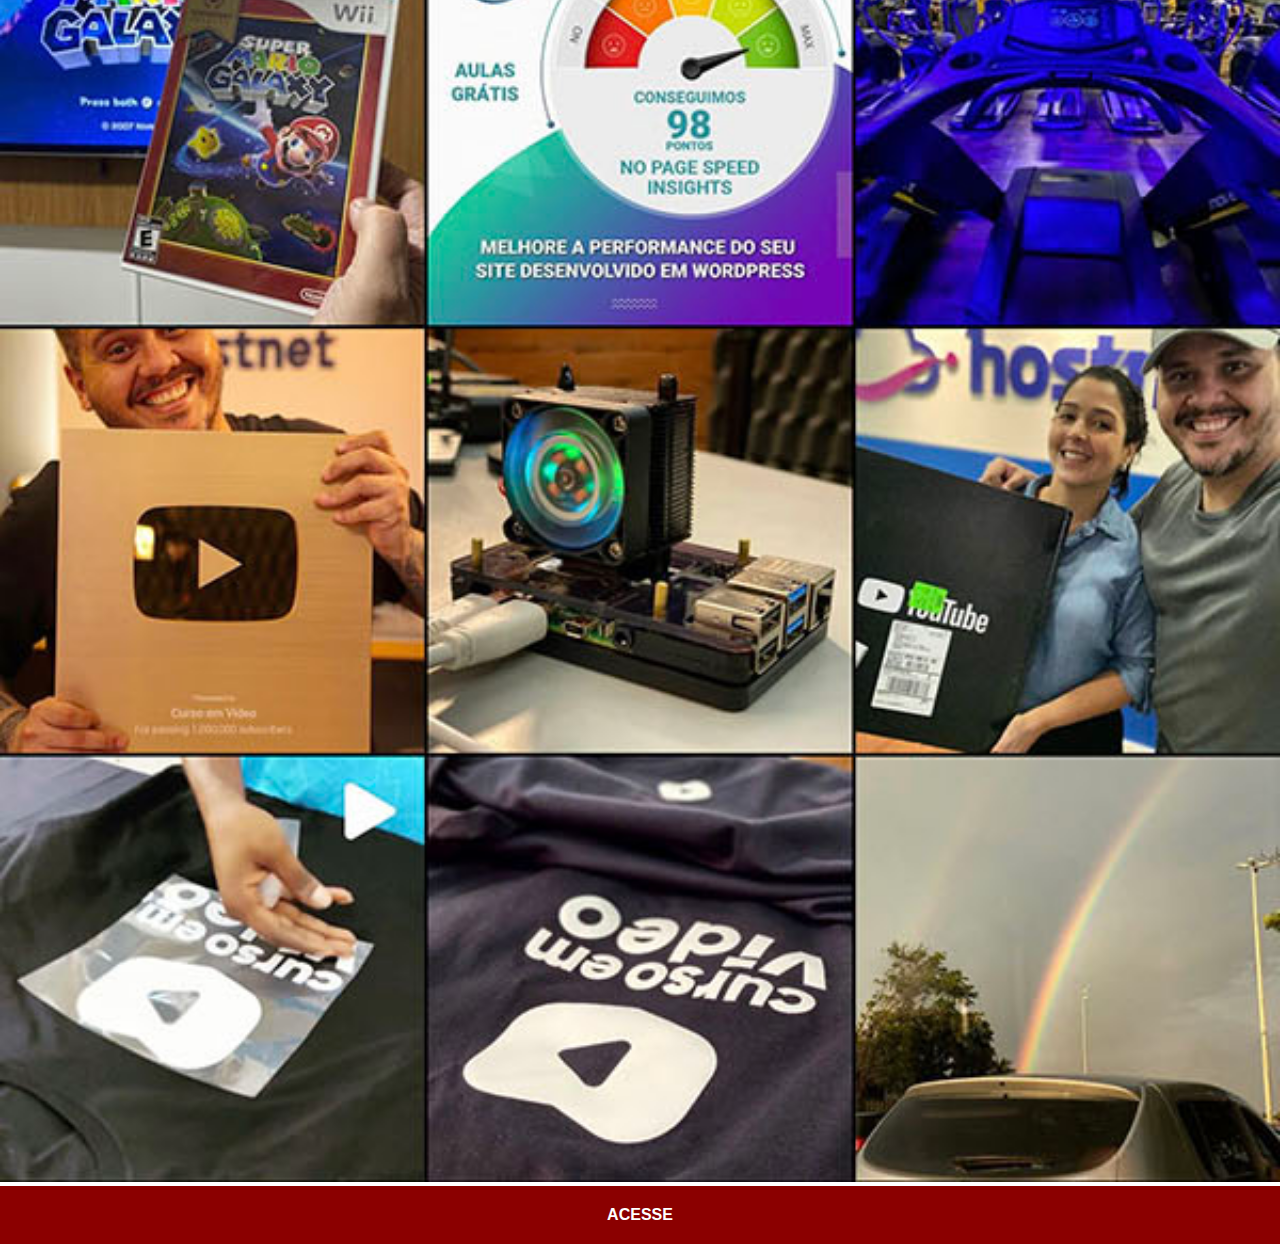
<file: instagram.html>
<!DOCTYPE html>
<html lang="pt-br">
<head>
    <meta charset="UTF-8">
    <meta name="viewport" content="width=device-width, initial-scale=1.0">
    <title>Instagram</title>
    <link rel="stylesheet" href="estilos/social.css">
</head>
<body>
    <img src="imagens/tela-instagram.jpg" alt="Instagram">
    <a href="https://www.instagram.com/gustavoguanabara/" target="_blank">ACESSE</a>
</body>
</html>
</file>
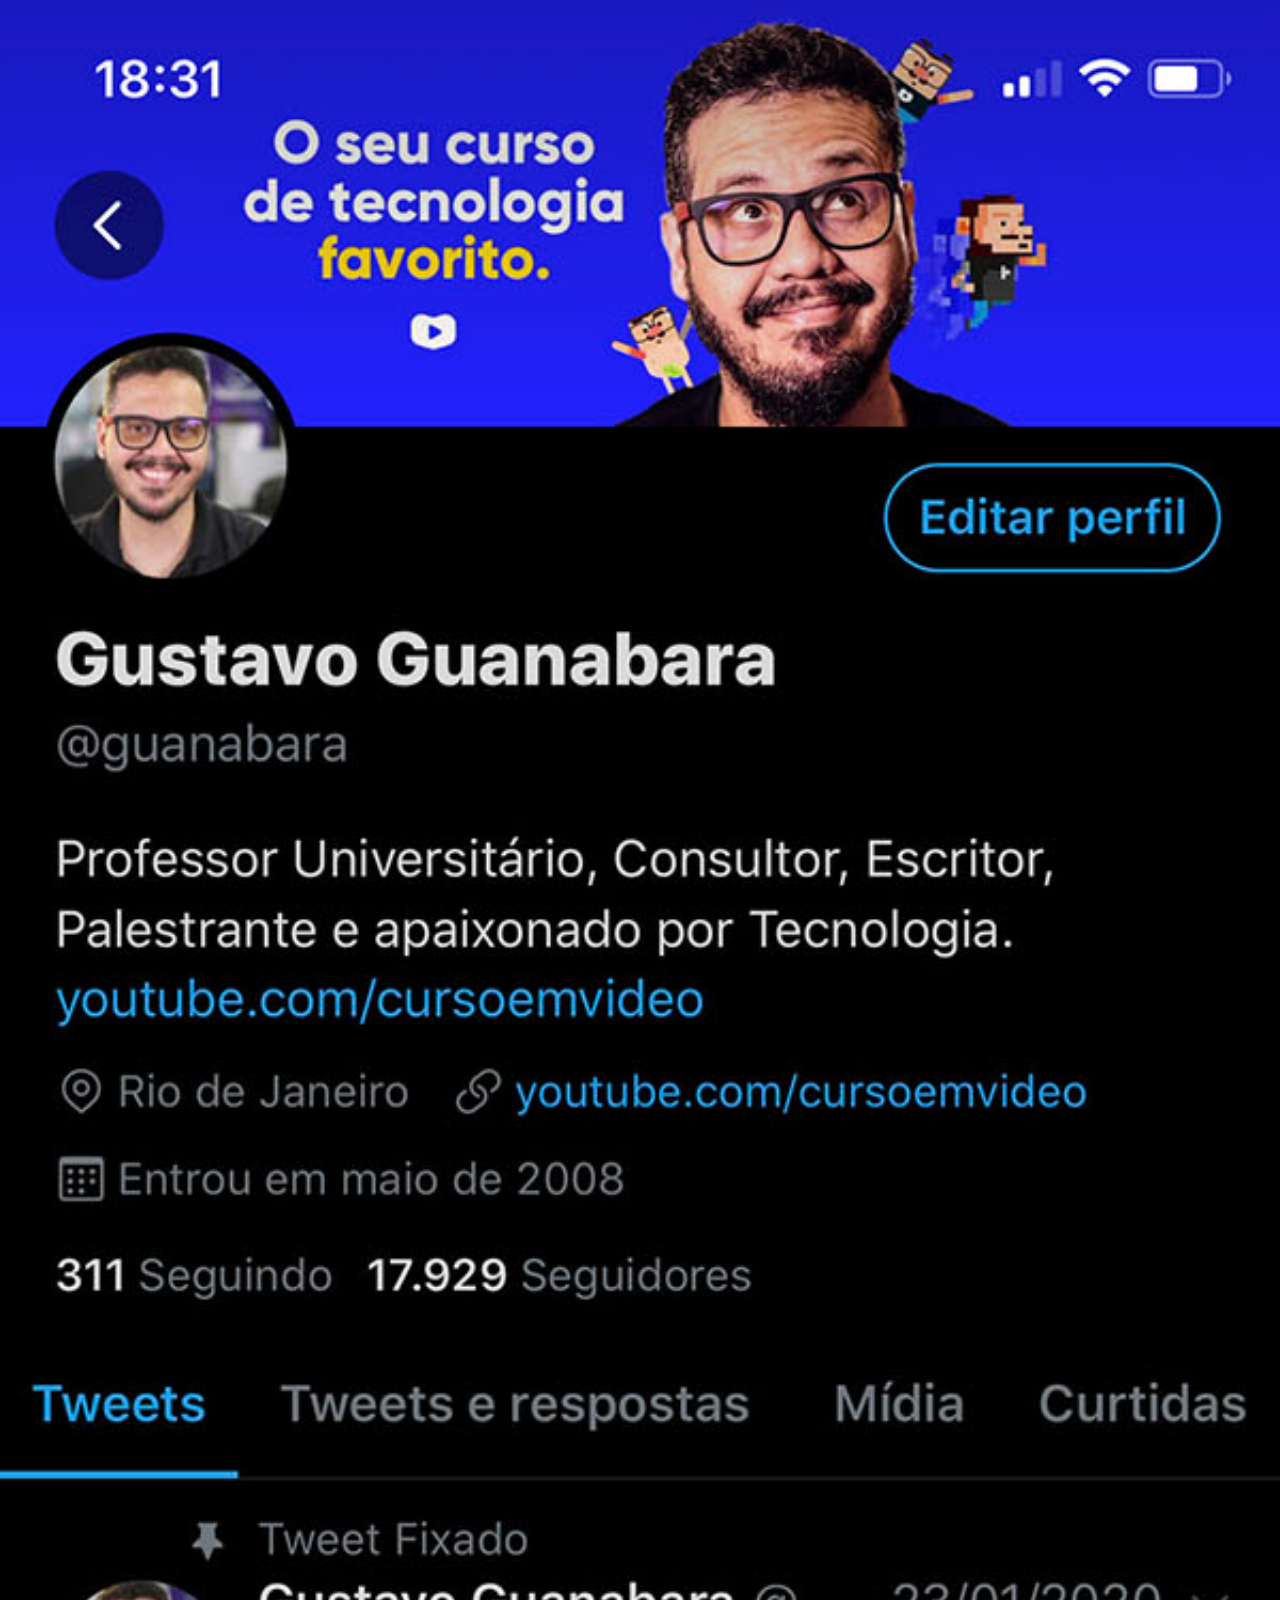
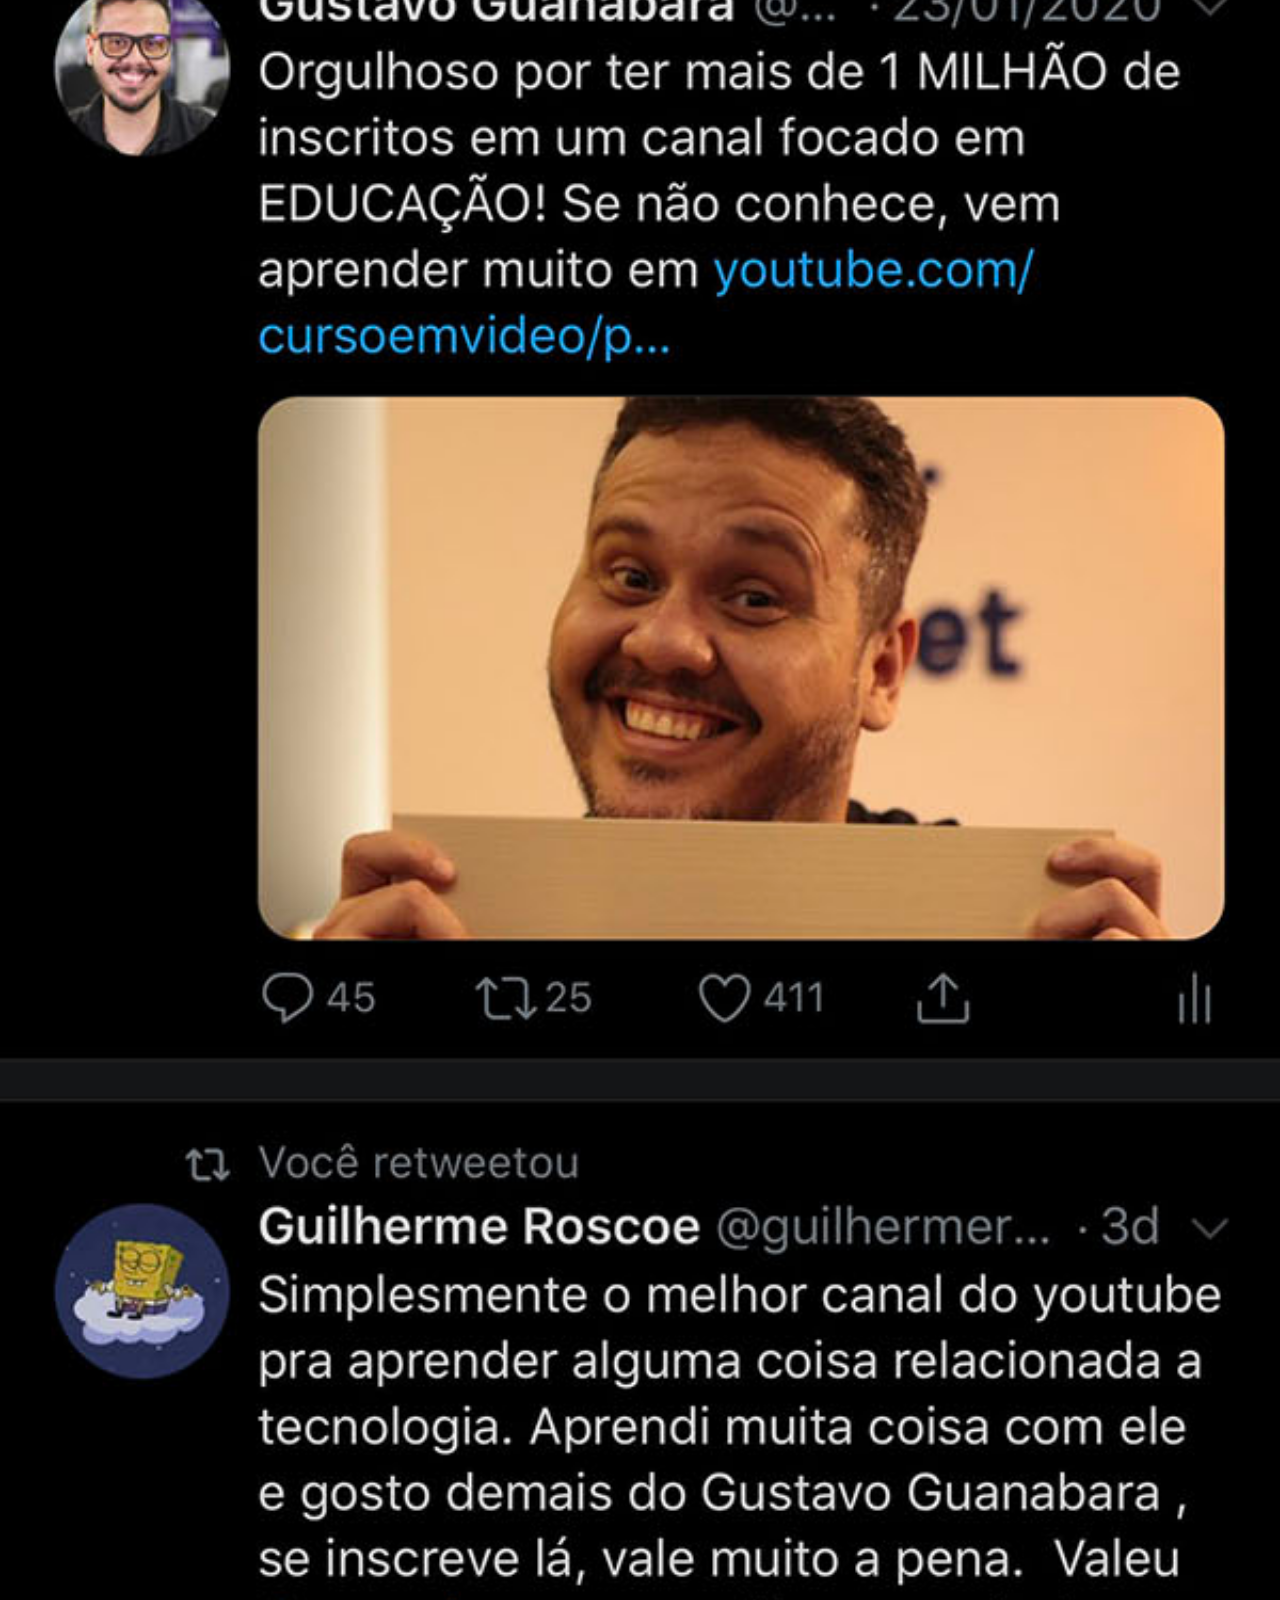
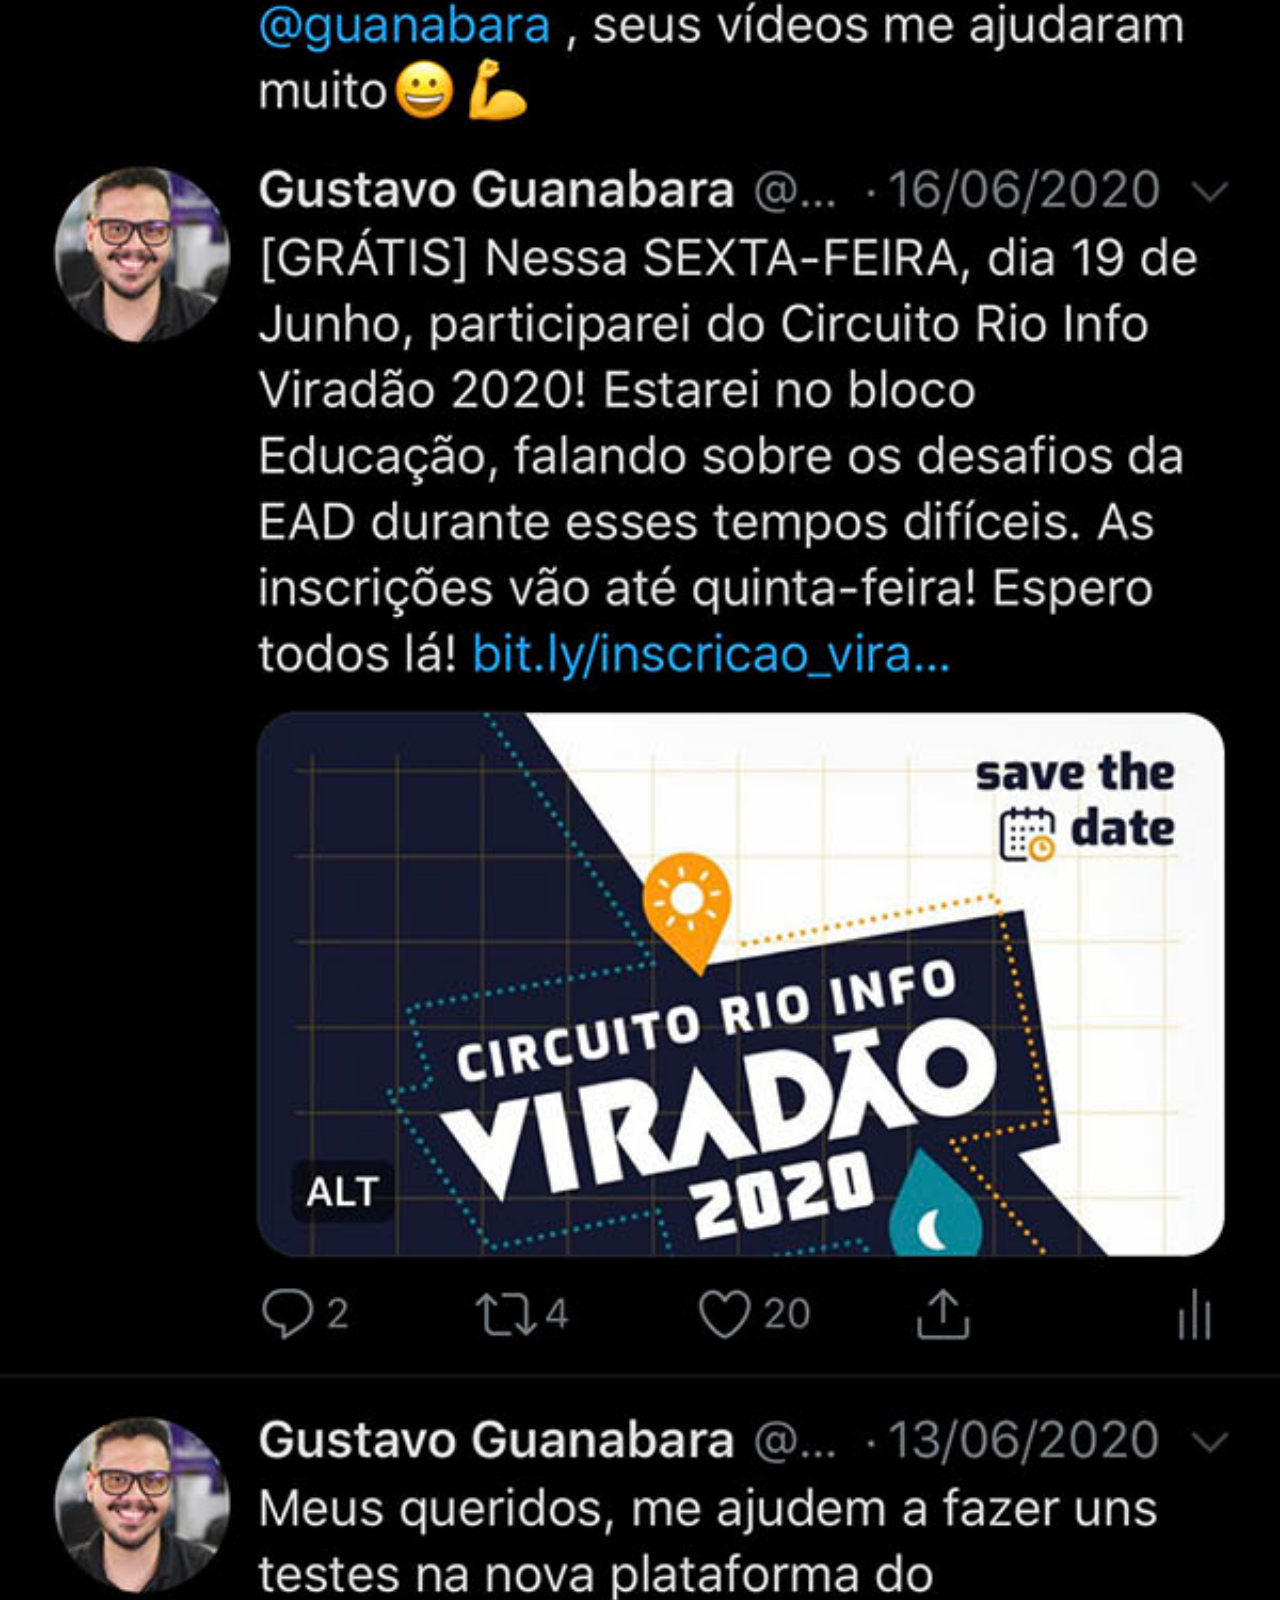
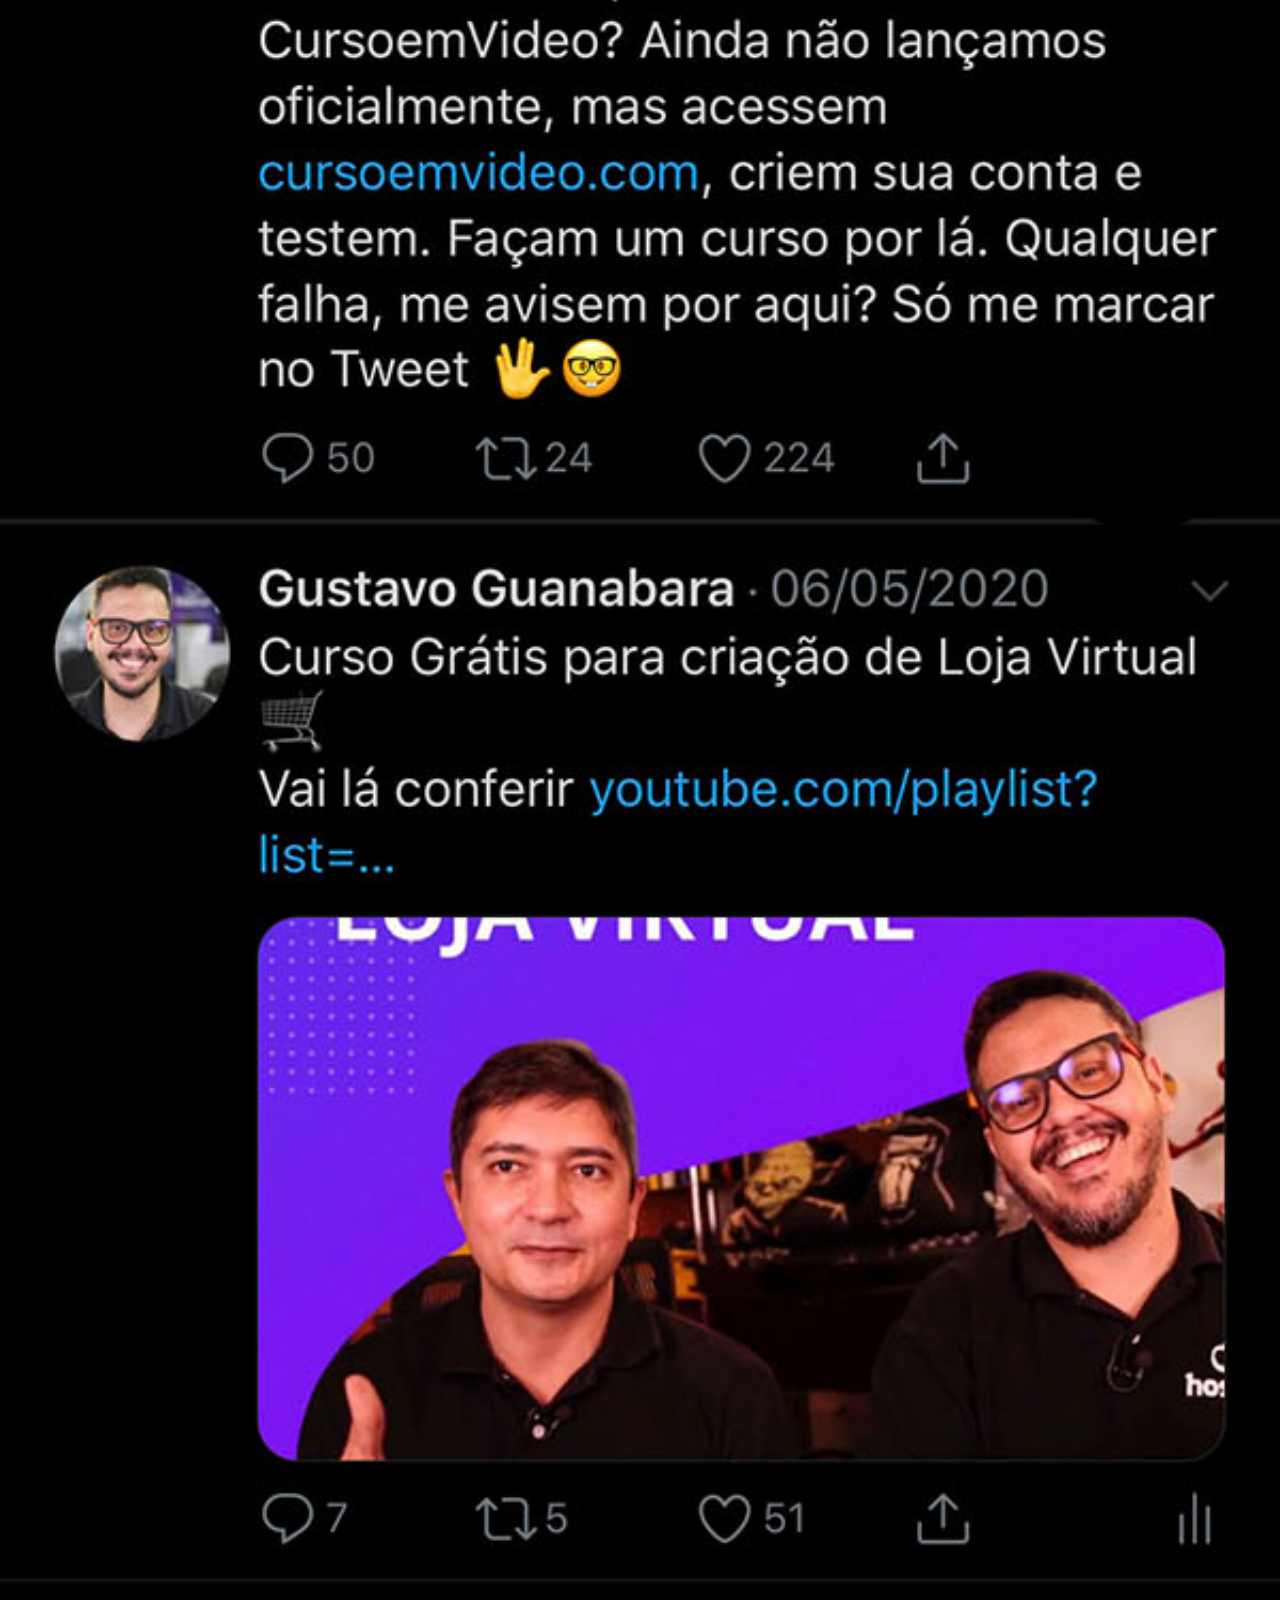
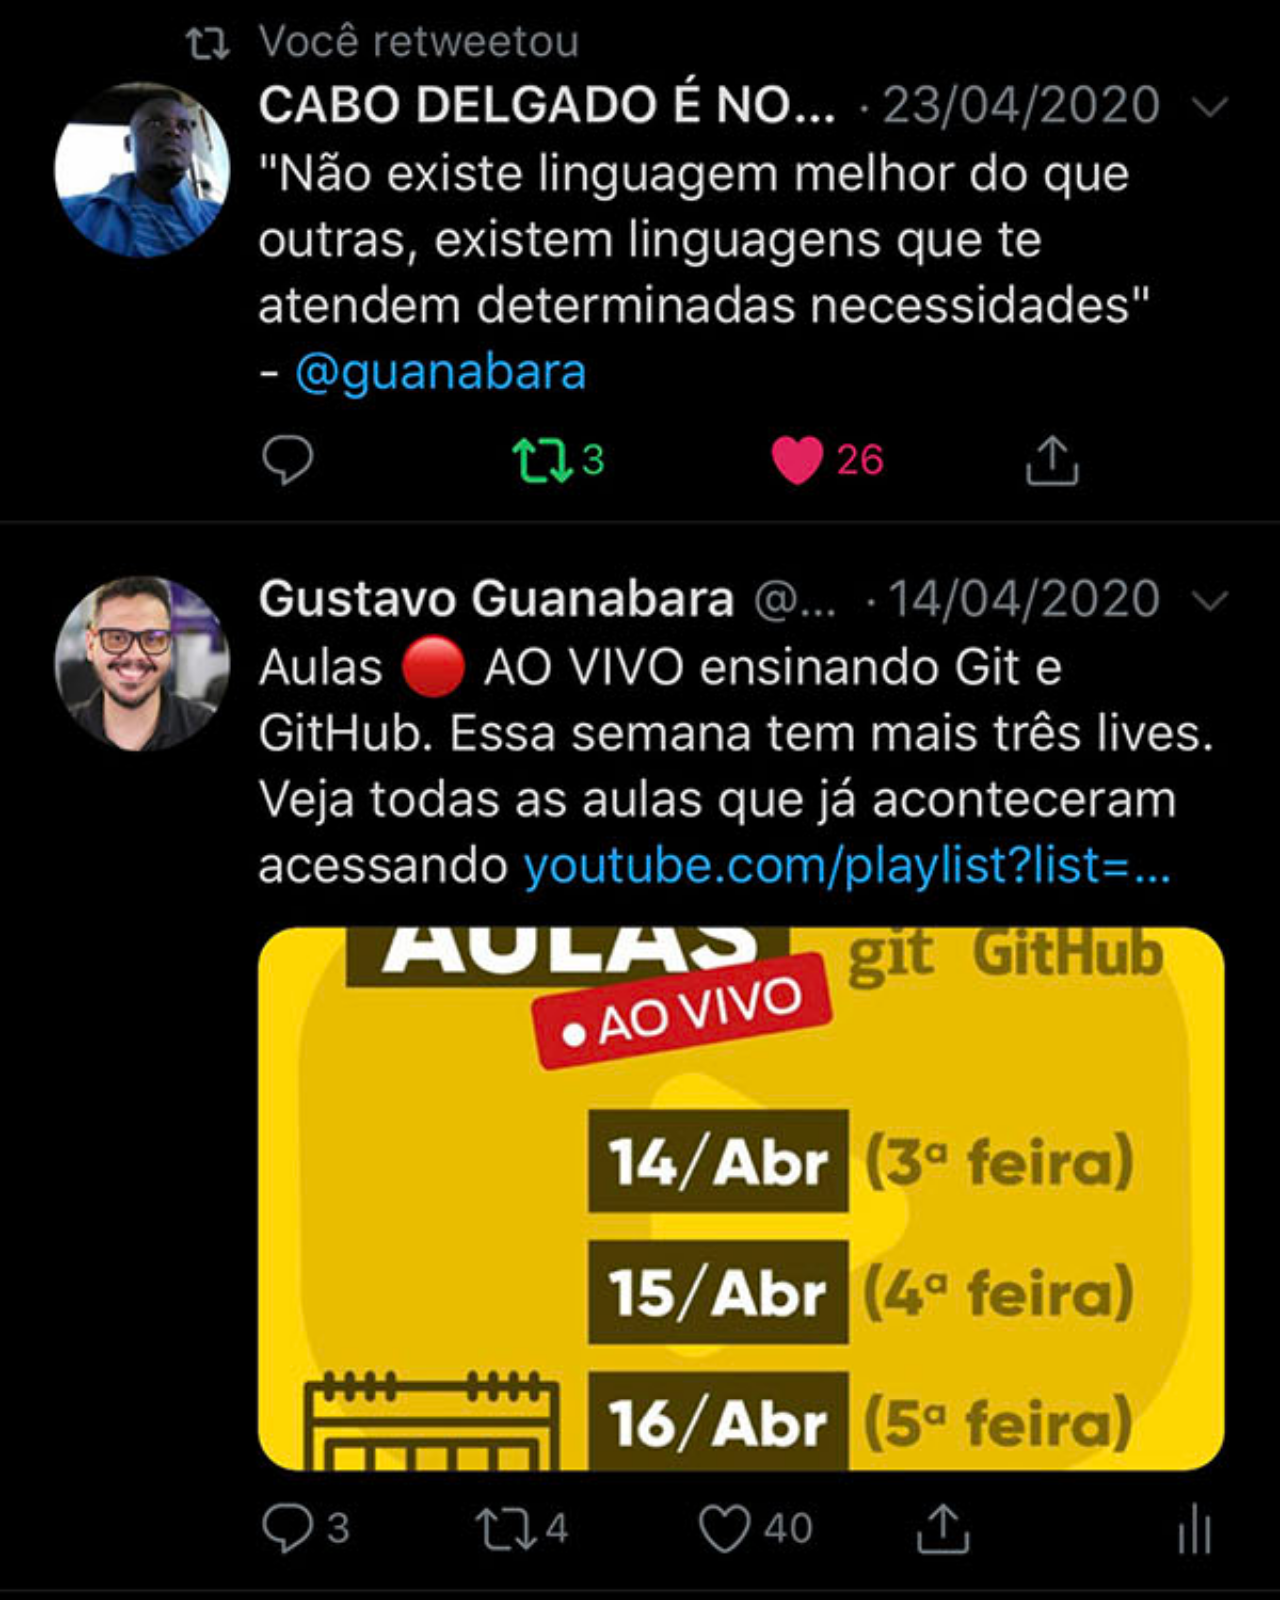
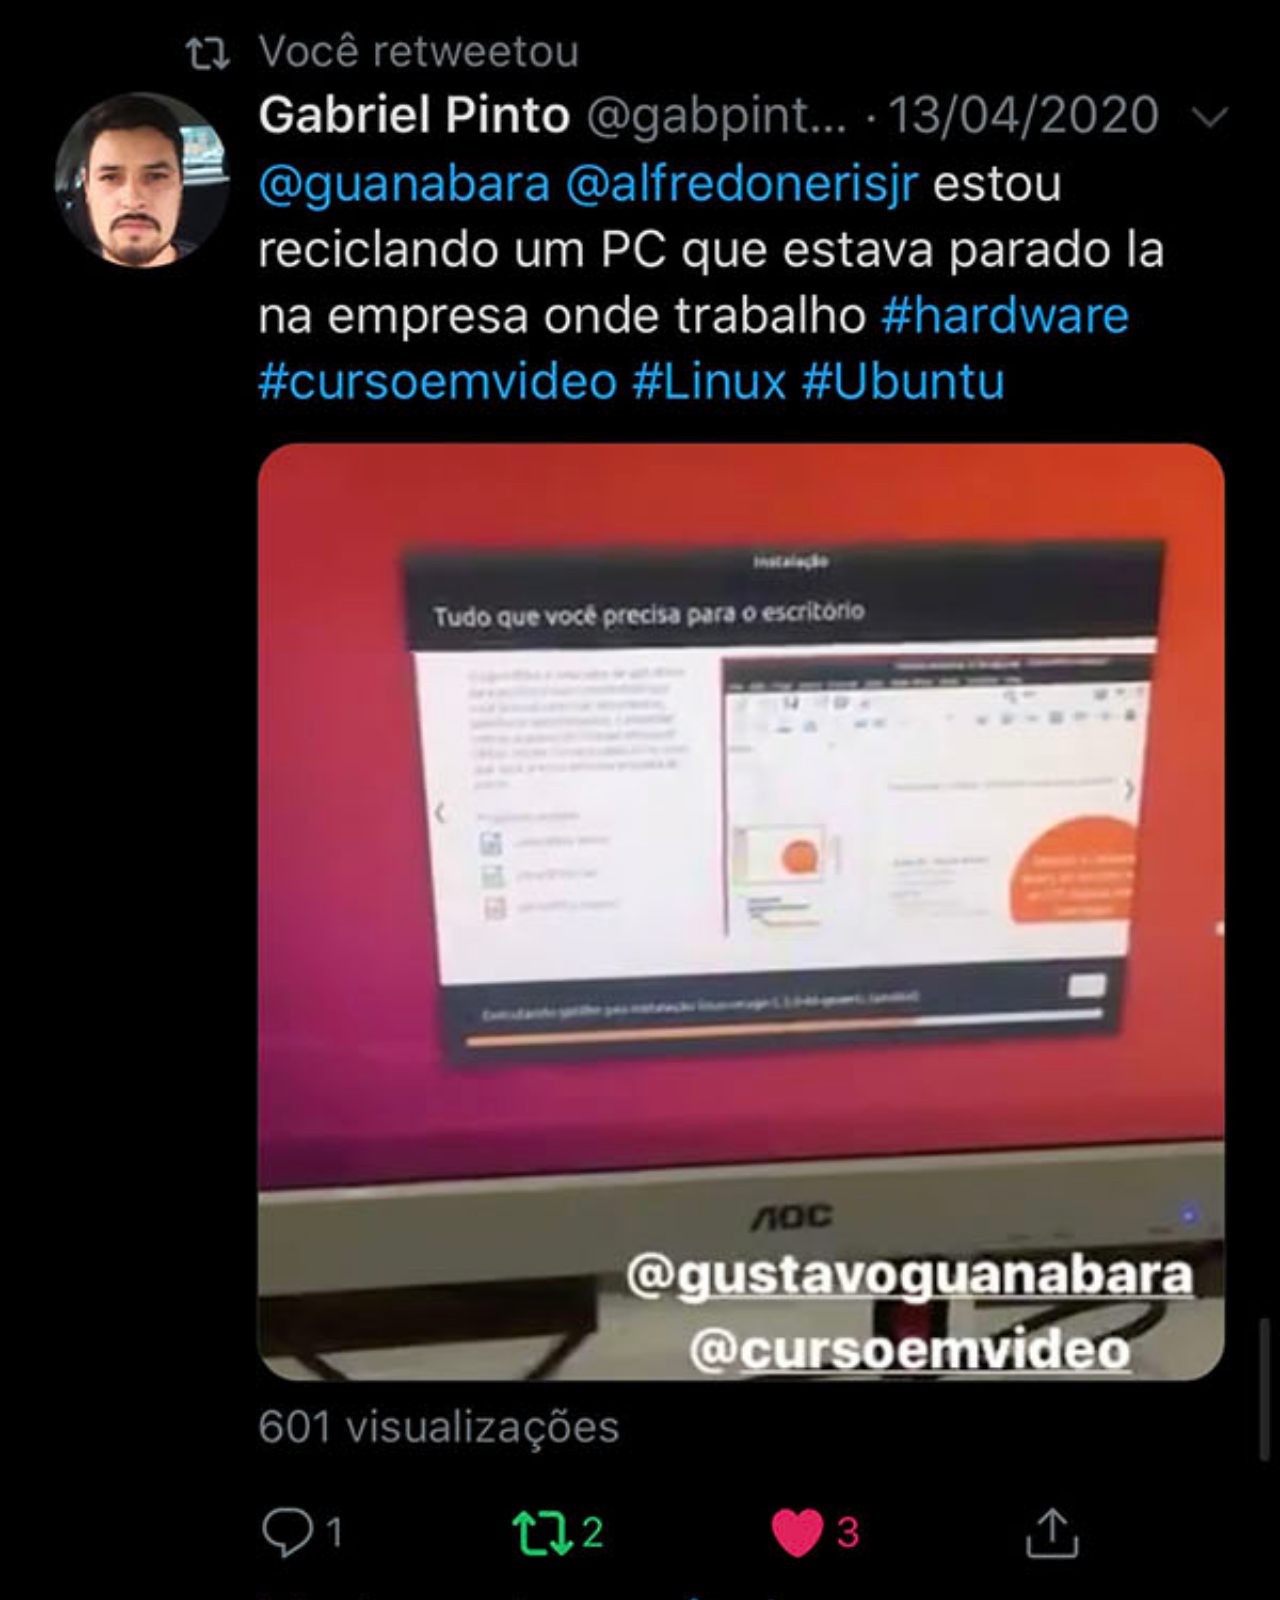
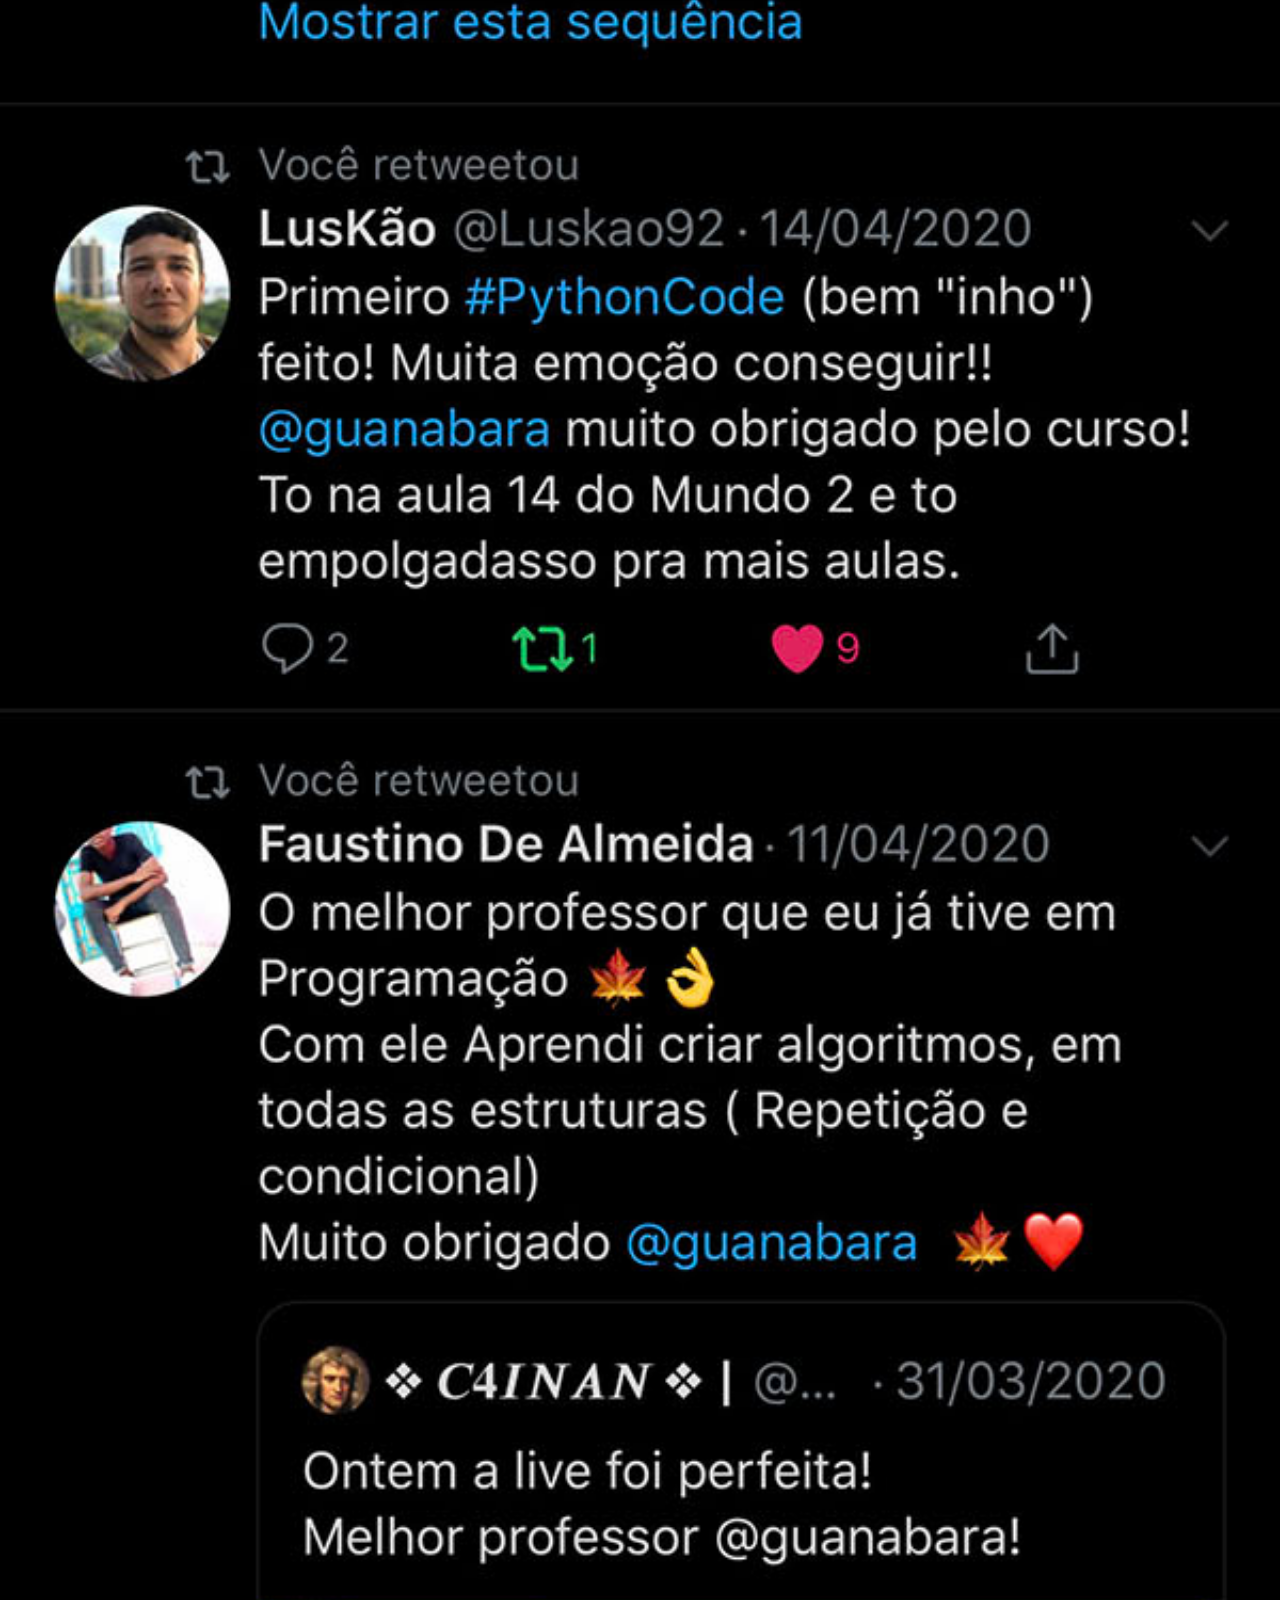
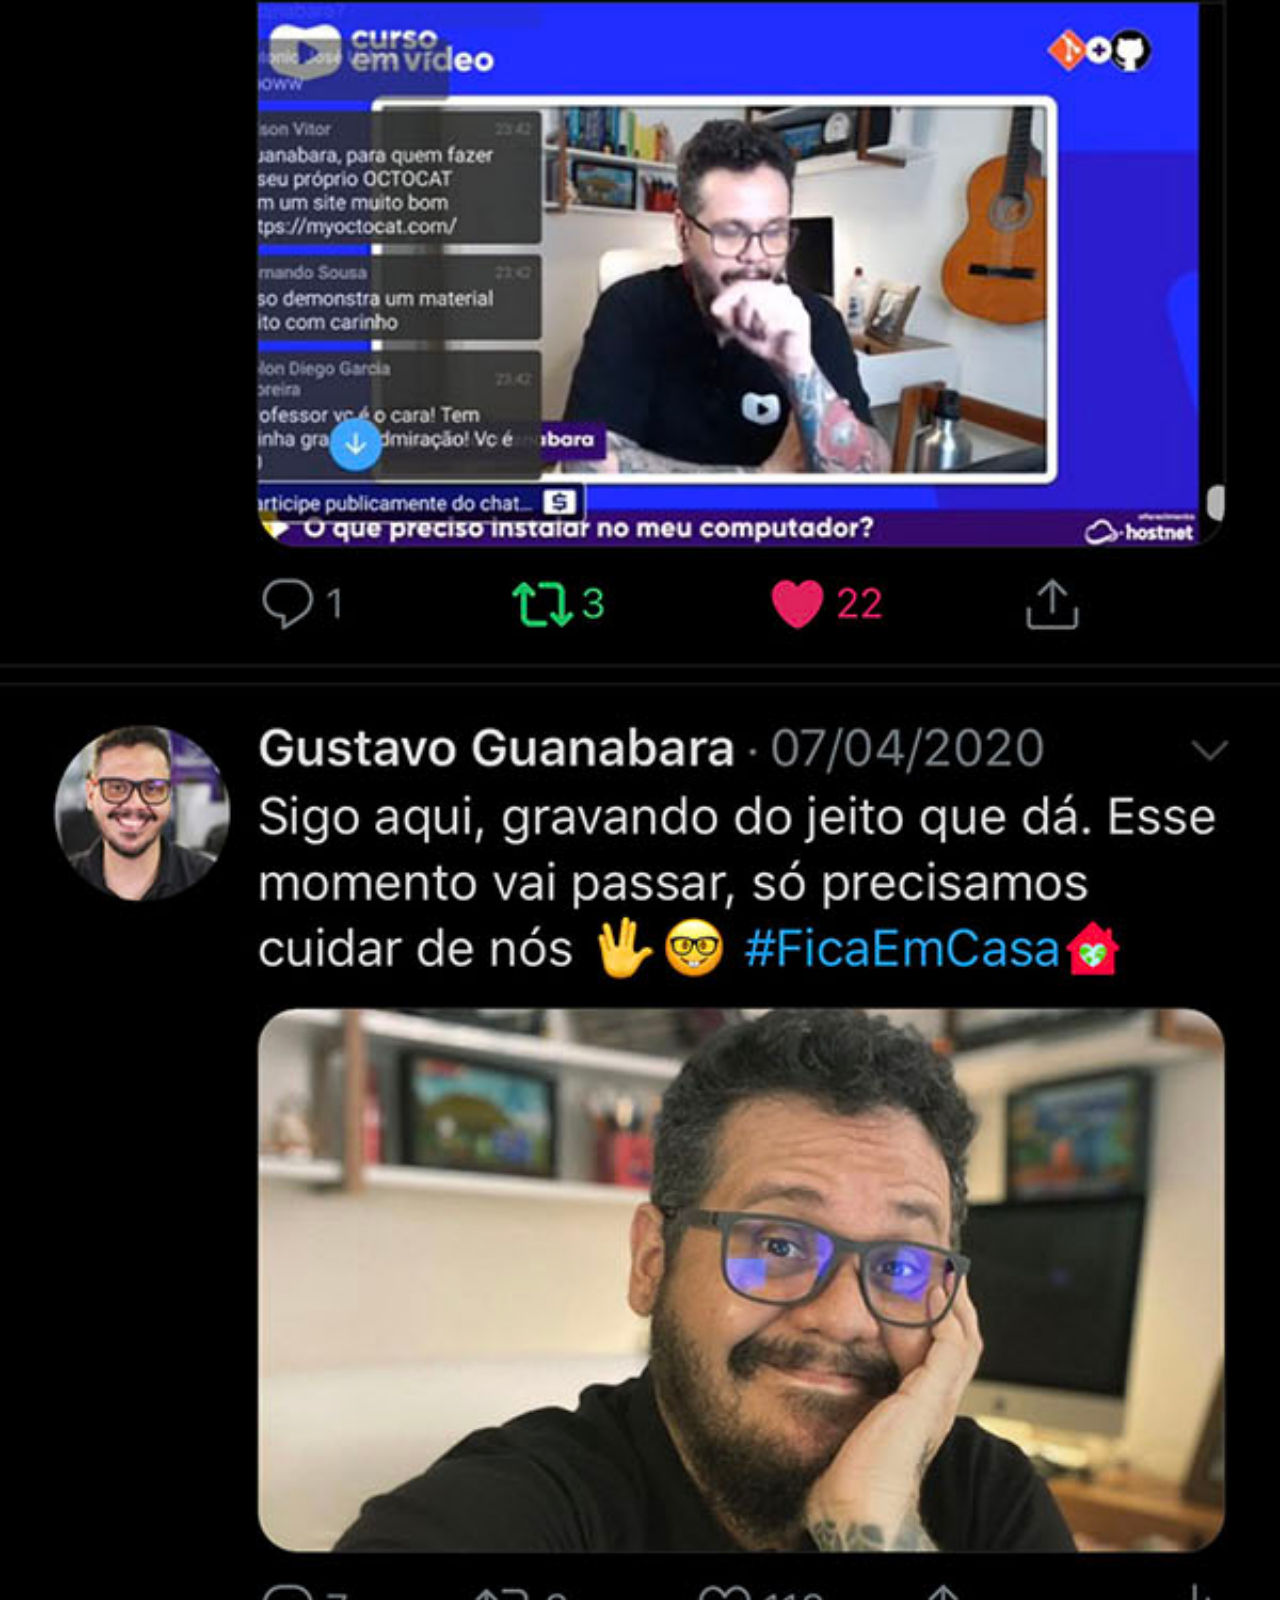
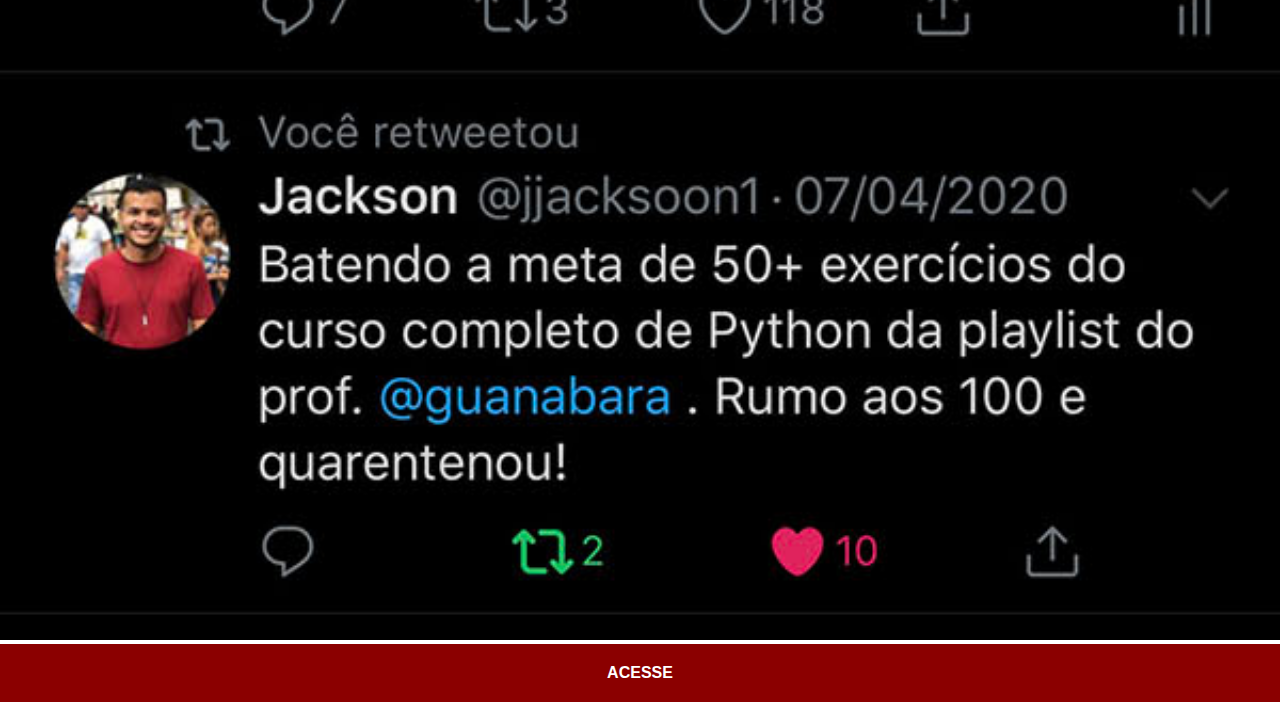
<file: twitter.html>
<!DOCTYPE html>
<html lang="en">
<head>
    <meta charset="UTF-8">
    <meta name="viewport" content="width=device-width, initial-scale=1.0">
    <title>Twitter</title>
    <link rel="stylesheet" href="estilos/social.css">
</head>
<body>
    <img src="imagens/tela-twitter.jpg" alt="Twitter">
    <a href="https://x.com/guanabara">ACESSE</a>
</body>
</html>
</file>
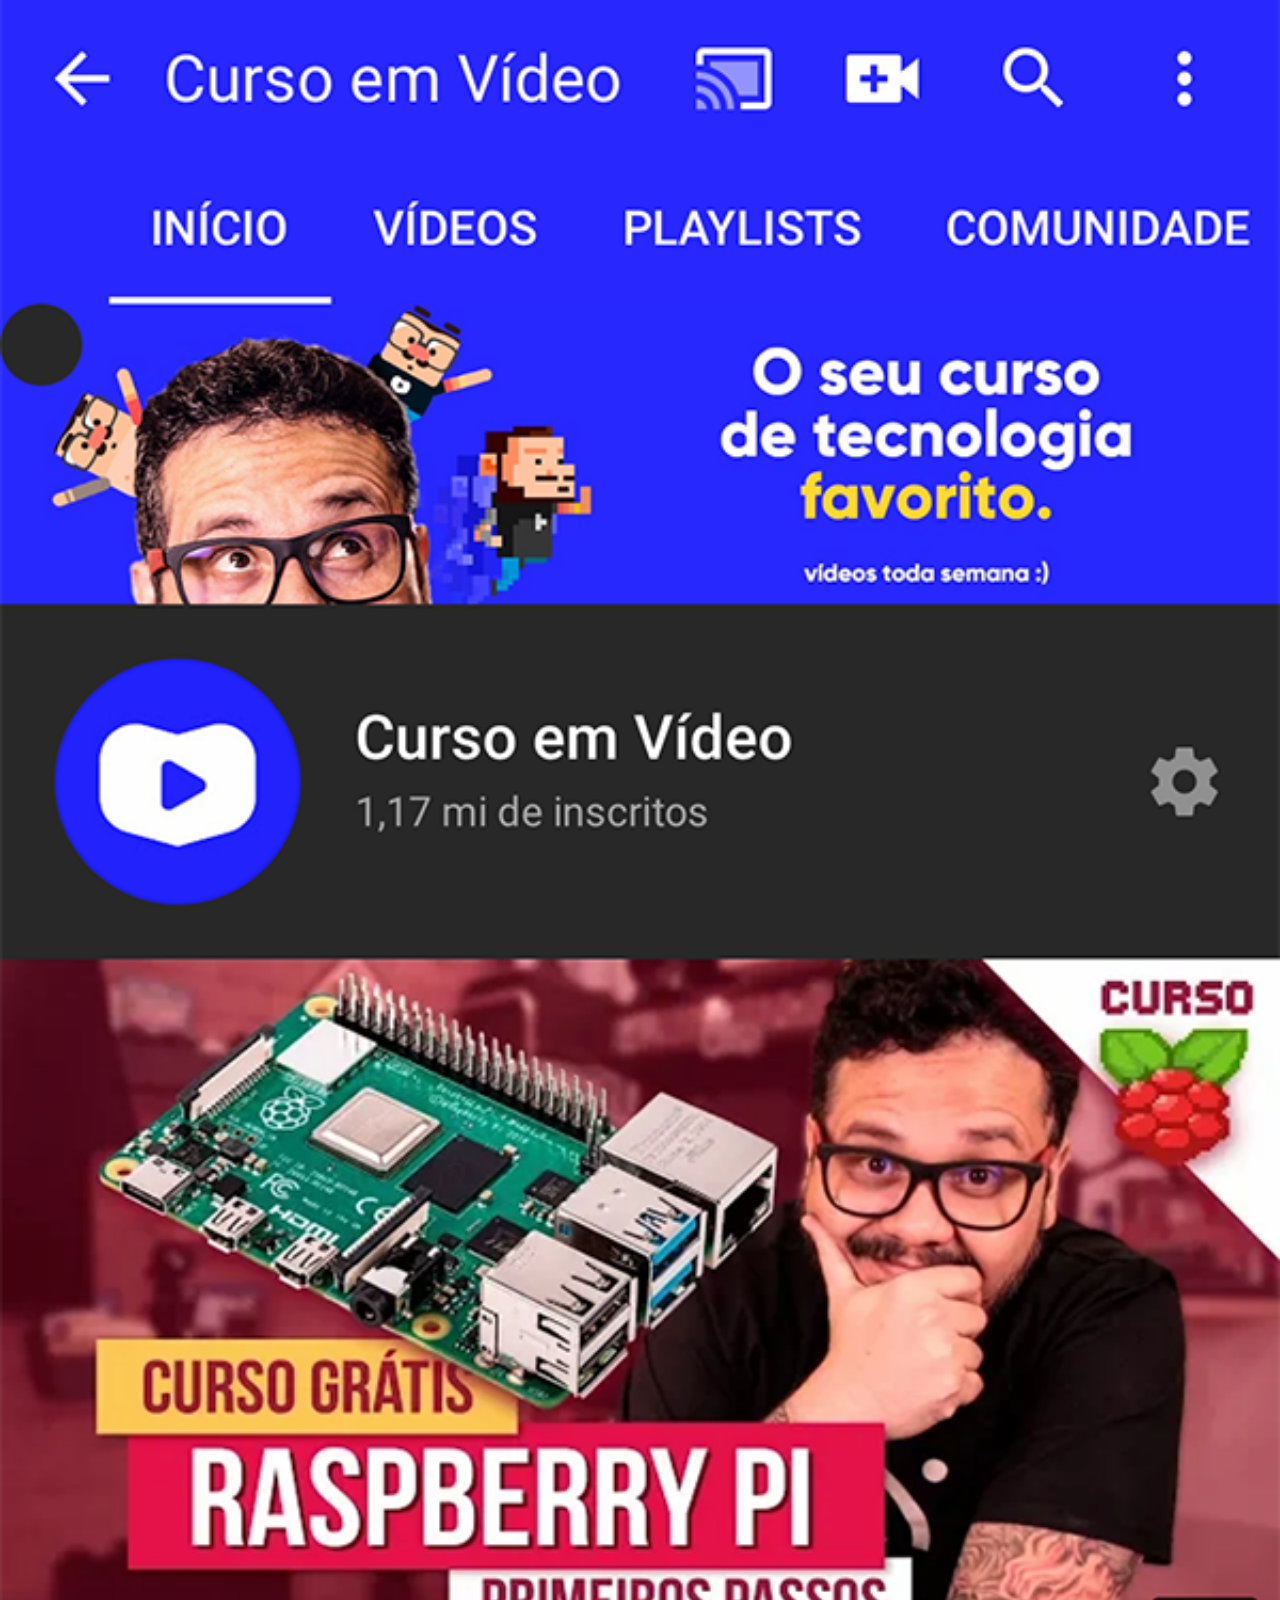
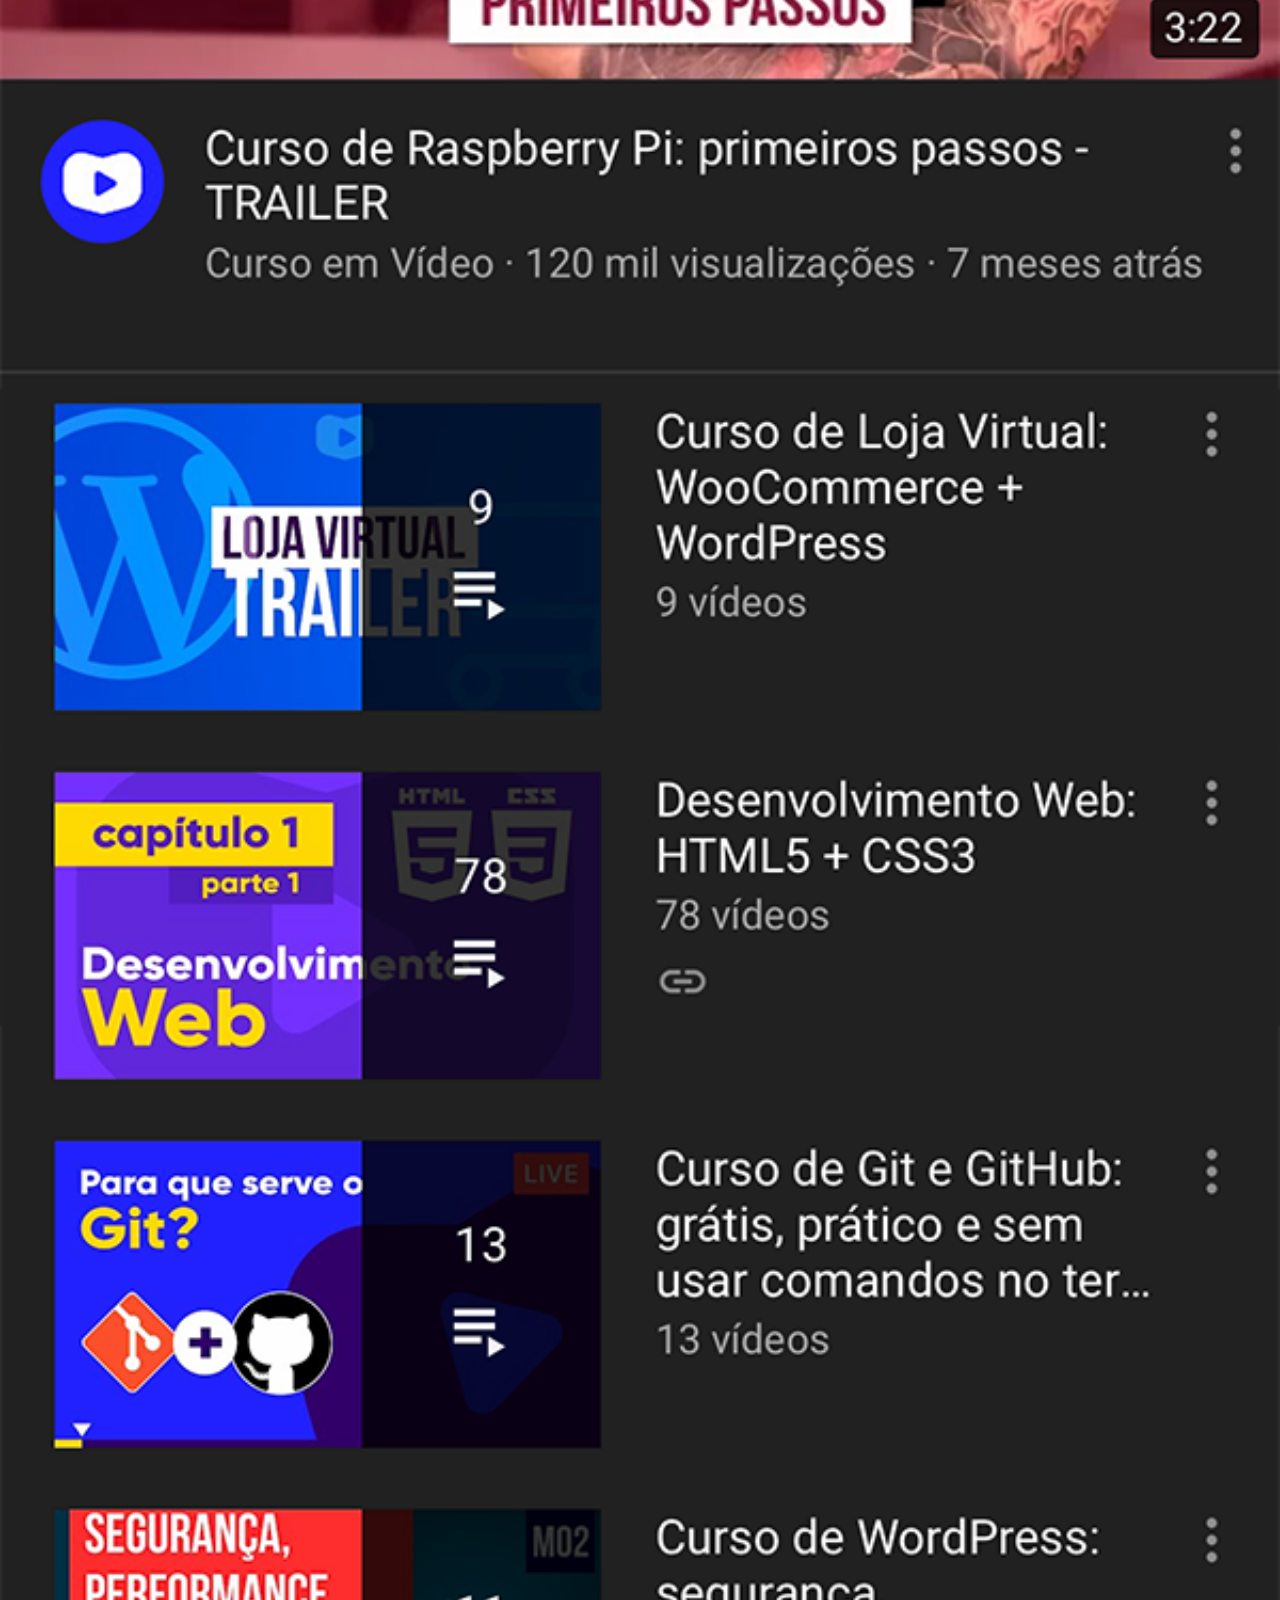
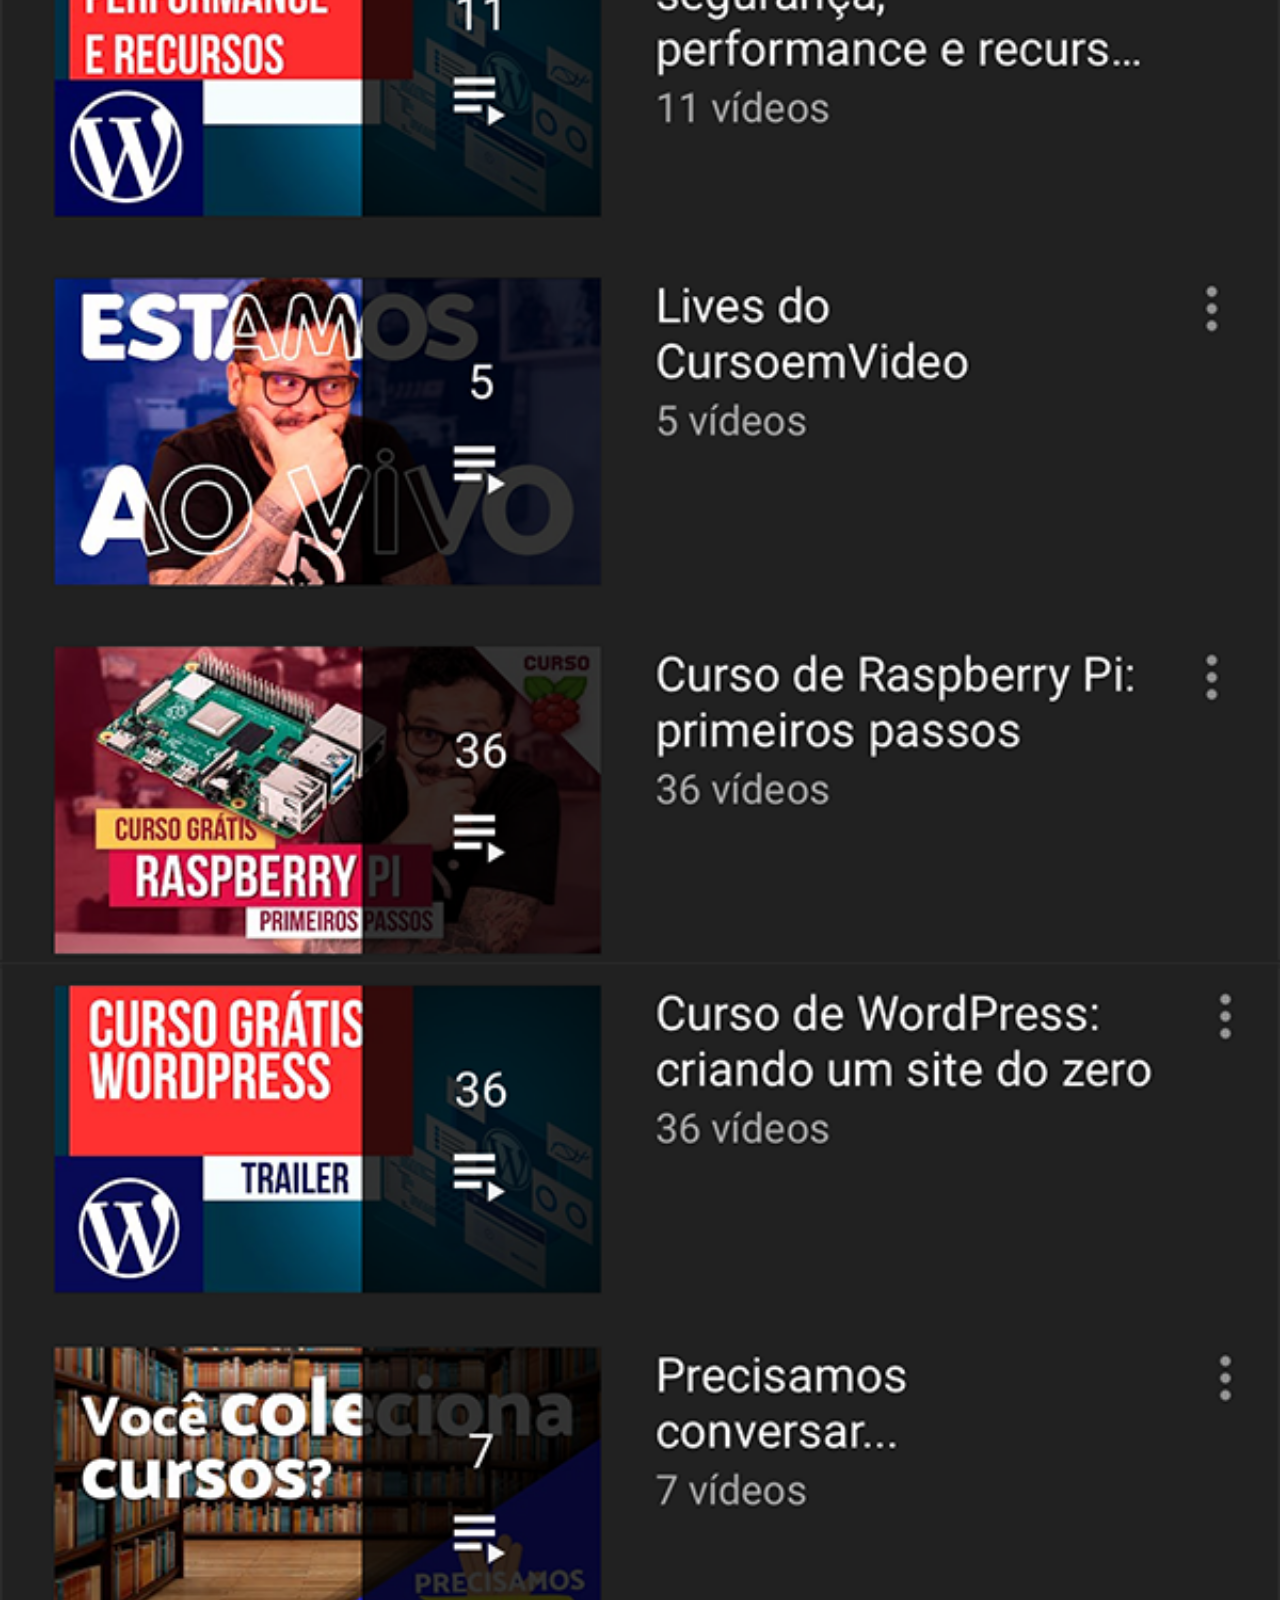
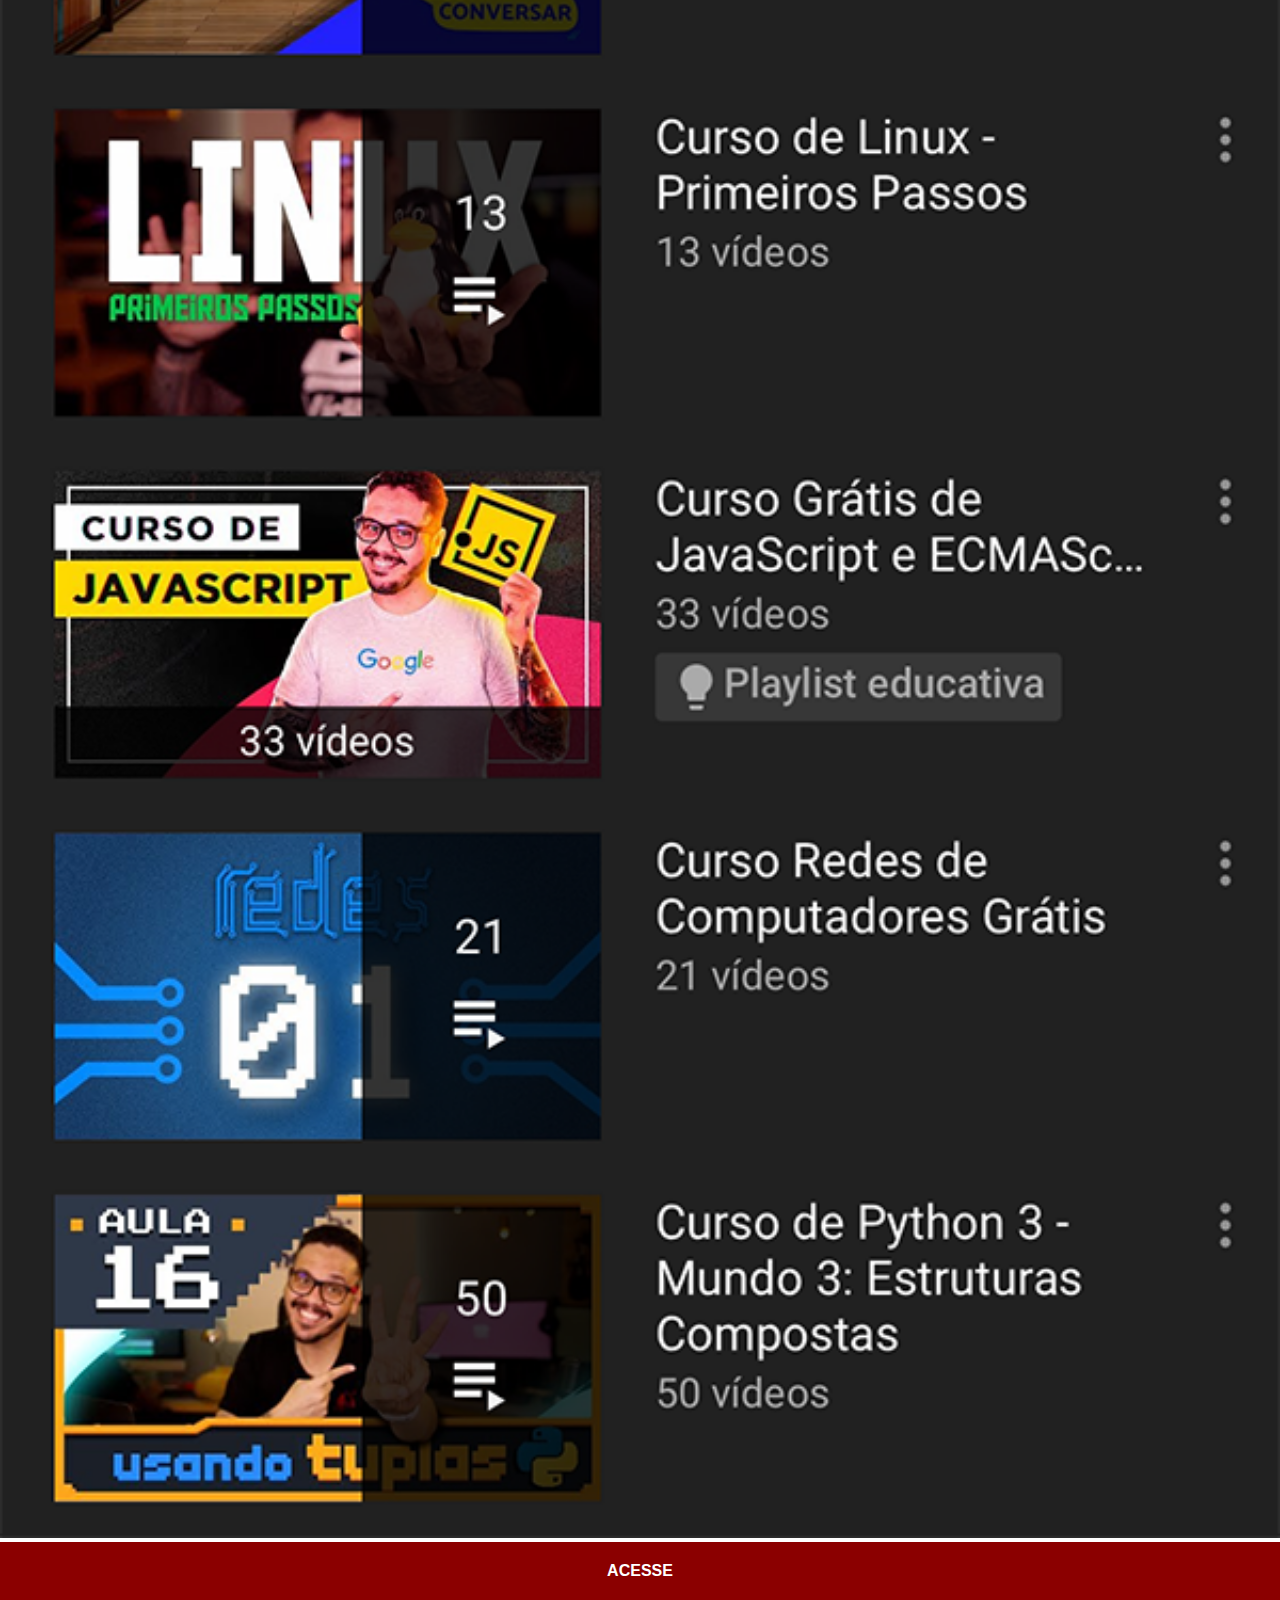
<file: youtube.html>
<!DOCTYPE html>
<html lang="pt-br">
<head>
    <meta charset="UTF-8">
    <meta name="viewport" content="width=device-width, initial-scale=1.0">
    <title>YouTube</title>
    <link rel="stylesheet" href="estilos/social.css">
</head>
<body>
    <img src="imagens/tela-youtube.png" alt="YouTube">
    <a href="https://www.youtube.com/@cursoemvideo/playlists" target="_blank">ACESSE</a>
</body>
</html>
</file>
<file: estilos/style.css>
@charset "utf-8";

* {
    margin: 0px;
    padding: 0px;
    font-family: Arial, Helvetica, sans-serif;
}

html, body {
    height: 100vh;
    width: 100vw;
}

main {
    position: relative;
    height: 100vh;
}

body {
    background: url('../imagens/fundo-madeira.jpg') no-repeat top center;
    background-size: cover;
    background-attachment: fixed;
}

section.telefone {
    position: absolute;
    top: 50%;
    left: 50%;
    transform: translate(-50%, -50%);

    height: 630px;
    width: 310px;
    background: url('../imagens/frame-iphone.png') no-repeat;
}

iframe.tela {
    position: relative;
    top: 80px;
    left: 22px;
    width: 267px;
    height: 471px;
}

section.redes-sociais {
    text-align: right;
}

section.redes-sociais img {
    width: 50px;
    margin: 10px;
    border-radius: 50%;
    box-shadow: 2px 2px 5px rgb(0, 0, 0.400);
    box-sizing: border-box;
}

section.redes-sociais img:hover {
    border: 2px solid white;
    transform: translate(-3px, -3px);
    box-shadow: 5px 5px 10px black;
    transition: transform .3s, border .5s;
}
</file>
<file: estilos/social.css>
@charset "utf-8";

* {
  margin: 0px;
  padding: 0px;
  font-family: Arial, Helvetica, sans-serif;
}

::-webkit-scrollbar {
  width: 0px;
  height: 0px;
}

img {
  width: 100vw;
}

a {
  display: block;
  background-color: darkred;
  color: white;
  padding: 20px;
  text-align: center;
  font-weight: bolder;
  text-decoration: none;
}

a:hover {
  background-color: red;
}
</file>
